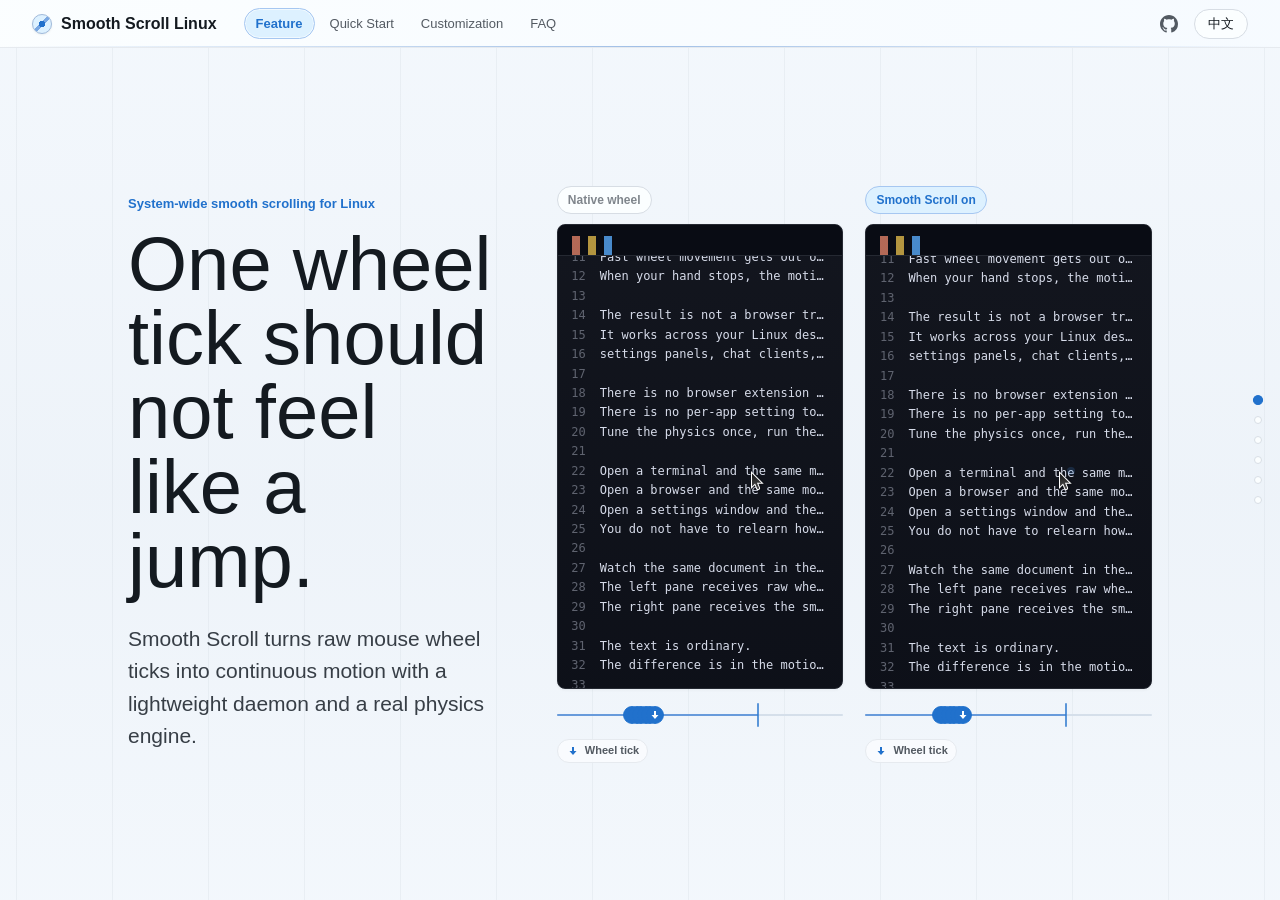
<file: web/index.html>
<!DOCTYPE html>
<html lang="en">
<head>
  <meta charset="UTF-8">
  <meta name="viewport" content="width=device-width, initial-scale=1.0">
  <title>Smooth Scroll - Feature</title>
  <link rel="icon" href="favicon.svg" type="image/svg+xml">
  <link rel="stylesheet" href="css/style.css">
  <link rel="stylesheet" href="css/nav.css">
  <link rel="stylesheet" href="css/feature.css">
</head>
<body>
  <div id="nav"></div>
  <div class="page-content feature-page" id="feature-page">
    <nav class="section-indicator" id="section-indicator" aria-label="Section navigation">
      <a class="section-pip active" href="#section-smooth" aria-label="Smooth Scrolling"></a>
      <a class="section-pip" href="#section-adaptive" aria-label="Speed Adaptive"></a>
      <a class="section-pip" href="#section-freespin" aria-label="Free Spin"></a>
      <a class="section-pip" href="#section-dragview" aria-label="Drag View"></a>
      <a class="section-pip" href="#section-autoscroll" aria-label="Auto Scroll"></a>
      <a class="section-pip" href="#section-closing" aria-label="More"></a>
    </nav>

    <section class="feature-section hero-section" id="section-smooth">
      <div class="section-inner hero-inner">
        <div class="hero-copy">
          <p class="hero-note" data-i18n="feature.hero.note"></p>
          <h1 class="hero-title" data-i18n="feature.hero.title"></h1>
          <p class="hero-subtitle" data-i18n="feature.hero.subtitle"></p>
        </div>
        <div class="demo-pair">
          <div class="demo-wrapper">
            <div class="demo-label" data-i18n="feature.smooth.off"></div>
            <div class="demo-box" id="demo-smooth-off"></div>
            <div class="demo-timeline" id="timeline-smooth-off"></div>
          </div>
          <div class="demo-wrapper">
            <div class="demo-label demo-label-on" data-i18n="feature.smooth.on"></div>
            <div class="demo-box" id="demo-smooth-on"></div>
            <div class="demo-timeline" id="timeline-smooth-on"></div>
          </div>
        </div>
      </div>
    </section>

    <section class="feature-section" id="section-adaptive">
      <div class="section-inner">
        <div class="split-layout">
          <div class="split-demo">
            <div class="demo-wrapper">
              <div class="demo-label demo-label-on" id="adaptive-demo-label" data-i18n="feature.adaptive.slow"></div>
              <div class="demo-box" id="demo-adaptive"></div>
              <div class="demo-timeline" id="timeline-adaptive"></div>
            </div>
          </div>
          <div class="split-text">
            <p class="section-kicker" data-i18n="feature.adaptive.kicker"></p>
            <h2 class="section-title" data-i18n="feature.adaptive.title"></h2>
            <p class="section-desc" data-i18n="feature.adaptive.desc"></p>
            <div class="adaptive-data-panel">
              <div class="adaptive-data-row" id="adaptive-row-slow">
                <span class="data-name" data-i18n="feature.adaptive.slow"></span>
                <div class="data-stats">
                  <div class="data-stat"><span class="data-label" data-i18n="feature.adaptive.distance"></span><span class="data-dist" id="adaptive-dist-slow">&mdash;</span></div>
                  <div class="data-stat"><span class="data-label" data-i18n="feature.adaptive.events"></span><span class="data-events" id="adaptive-events-slow">&mdash;</span></div>
                  <div class="data-stat"><span class="data-label" data-i18n="feature.adaptive.avg"></span><span class="data-avg" id="adaptive-avg-slow">&mdash;</span></div>
                </div>
              </div>
              <div class="adaptive-data-row" id="adaptive-row-fast">
                <span class="data-name" data-i18n="feature.adaptive.fast"></span>
                <div class="data-stats">
                  <div class="data-stat"><span class="data-label" data-i18n="feature.adaptive.distance"></span><span class="data-dist" id="adaptive-dist-fast">&mdash;</span></div>
                  <div class="data-stat"><span class="data-label" data-i18n="feature.adaptive.events"></span><span class="data-events" id="adaptive-events-fast">&mdash;</span></div>
                  <div class="data-stat"><span class="data-label" data-i18n="feature.adaptive.avg"></span><span class="data-avg" id="adaptive-avg-fast">&mdash;</span></div>
                </div>
              </div>
              <div class="adaptive-data-row" id="adaptive-row-burst">
                <span class="data-name" data-i18n="feature.adaptive.burst"></span>
                <div class="data-stats">
                  <div class="data-stat"><span class="data-label" data-i18n="feature.adaptive.distance"></span><span class="data-dist" id="adaptive-dist-burst">&mdash;</span></div>
                  <div class="data-stat"><span class="data-label" data-i18n="feature.adaptive.events"></span><span class="data-events" id="adaptive-events-burst">&mdash;</span></div>
                  <div class="data-stat"><span class="data-label" data-i18n="feature.adaptive.avg"></span><span class="data-avg" id="adaptive-avg-burst">&mdash;</span></div>
                </div>
              </div>
            </div>
          </div>
        </div>
      </div>
    </section>

    <section class="feature-section" id="section-freespin">
      <div class="section-inner">
        <div class="split-layout reverse">
          <div class="split-demo">
            <div class="demo-wrapper">
              <div class="demo-label demo-label-on" data-i18n="feature.freespin.with"></div>
              <div class="demo-box" id="demo-freespin-on"></div>
              <div class="demo-timeline" id="timeline-freespin-on"></div>
            </div>
          </div>
          <div class="split-text">
            <p class="section-kicker" data-i18n="feature.freespin.kicker"></p>
            <h2 class="section-title" data-i18n="feature.freespin.title"></h2>
            <p class="section-desc" data-i18n="feature.freespin.desc"></p>
          </div>
        </div>
      </div>
    </section>

    <section class="feature-section" id="section-dragview">
      <div class="section-inner">
        <div class="split-layout">
          <div class="split-demo">
            <div class="demo-wrapper">
              <div class="demo-box" id="demo-dragview"></div>
              <div class="demo-timeline" id="timeline-dragview"></div>
            </div>
          </div>
          <div class="split-text">
            <p class="section-kicker" data-i18n="feature.dragview.kicker"></p>
            <h2 class="section-title" data-i18n="feature.dragview.title"></h2>
            <p class="section-desc" data-i18n="feature.dragview.desc"></p>
          </div>
        </div>
      </div>
    </section>

    <section class="feature-section" id="section-autoscroll">
      <div class="section-inner">
        <div class="split-layout reverse">
          <div class="split-demo">
            <div class="demo-wrapper">
              <div class="demo-label demo-label-on" data-i18n="feature.autoscroll.demo"></div>
              <div class="demo-box" id="demo-autoscroll">
                <div class="auto-scroll-pointer-track" aria-hidden="true">
                  <!-- GNOME config.example.json size=24; geometry from _drawAutoScroll. -->
                  <svg class="auto-scroll-origin" viewBox="0 0 24 24">
                    <circle cx="12" cy="12" r="9.5" fill="none" stroke="currentColor" stroke-width="1" />
                    <path d="M12 5.5 10 9.5 14 9.5Z M12 18.5 10 14.5 14 14.5Z M5.5 12 9.5 10 9.5 14Z M18.5 12 14.5 10 14.5 14Z" fill="currentColor" />
                  </svg>
                  <span class="auto-scroll-pointer" id="auto-scroll-pointer"></span>
                </div>
              </div>
              <div class="demo-timeline" id="timeline-autoscroll"></div>
            </div>
          </div>
          <div class="split-text">
            <p class="section-kicker" data-i18n="feature.autoscroll.kicker"></p>
            <h2 class="section-title" data-i18n="feature.autoscroll.title"></h2>
            <p class="section-desc" data-i18n="feature.autoscroll.desc"></p>
          </div>
        </div>
      </div>
    </section>

    <section class="feature-section" id="section-closing">
      <div class="section-inner closing-inner">
        <p class="section-kicker" data-i18n="feature.more.kicker"></p>
        <h2 class="section-title" data-i18n="feature.more.title"></h2>
        <p class="section-desc" data-i18n="feature.more.desc"></p>
        <div class="feature-cards">
          <div class="feature-card">
            <span class="feature-card-mark">24</span>
            <h3 data-i18n="feature.more.config.title"></h3>
            <p data-i18n="feature.more.config.desc"></p>
          </div>
          <div class="feature-card">
            <span class="feature-card-mark">Wayland</span>
            <h3 data-i18n="feature.more.compat.title"></h3>
            <p data-i18n="feature.more.compat.desc"></p>
          </div>
          <div class="feature-card">
            <span class="feature-card-mark">C++</span>
            <h3 data-i18n="feature.more.light.title"></h3>
            <p data-i18n="feature.more.light.desc"></p>
          </div>
          <div class="feature-card">
            <span class="feature-card-mark">IPC</span>
            <h3 data-i18n="feature.more.ipc.title"></h3>
            <p data-i18n="feature.more.ipc.desc"></p>
          </div>
        </div>
      </div>
    </section>

  </div>

  <script src="js/i18n.js"></script>
  <script src="js/param-schema.js"></script>
  <script src="js/scenarios.js"></script>
  <script src="js/physics-engine.js"></script>
  <script src="js/nav.js"></script>
  <script src="js/feature.js"></script>
  <script>
    document.addEventListener('DOMContentLoaded', () => {
      FeaturePage.init();
    });
  </script>
</body>
</html>
</file>
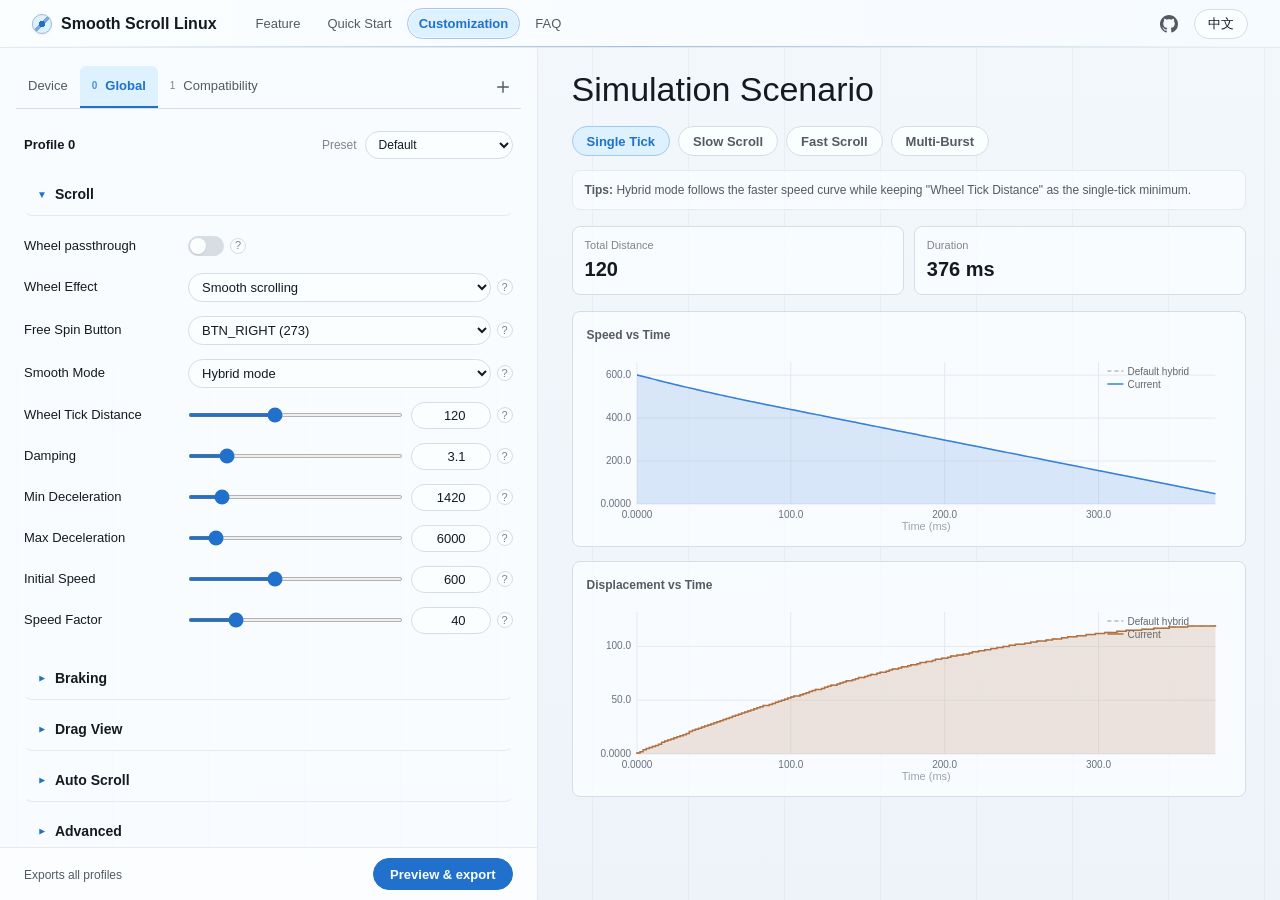
<file: web/config.html>
<!DOCTYPE html>
<html lang="en">
<head>
  <meta charset="UTF-8">
  <meta name="viewport" content="width=device-width, initial-scale=1.0">
  <title>Smooth Scroll - Customization</title>
  <link rel="icon" href="favicon.svg" type="image/svg+xml">
  <link rel="stylesheet" href="css/style.css">
  <link rel="stylesheet" href="css/nav.css">
  <link rel="stylesheet" href="css/presets.css">
</head>
<body>
  <div id="nav"></div>

  <main class="main config-page">
    <div class="editor-panel" id="editor">
      <div class="editor-scroll">
      <section id="profile-picker" aria-label="Profiles"></section>
      <div class="editor-params" id="device-settings" role="tabpanel" aria-labelledby="profile-tab-device" hidden></div>
      <fieldset class="editor-params" id="editor-params">
        <p>Loading...</p>
      </fieldset>
      </div>
      <section id="export-error" role="alert" aria-labelledby="export-error-title" hidden>
        <h3 id="export-error-title"></h3>
        <p id="export-error-details"></p>
      </section>
      <div class="editor-footer">
        <div class="editor-footer-status">
          <span id="config-status" role="status"></span>
          <button class="btn" id="btn-reset" hidden>Reset</button>
        </div>
        <div class="editor-footer-actions">
          <button class="btn btn-primary" id="btn-preview" aria-describedby="export-error" aria-haspopup="dialog" aria-controls="toml-dialog">Preview &amp; export</button>
        </div>
      </div>
    </div>

    <div class="viz-panel" id="viz-panel">
      <h2 data-i18n="scenario.title">Simulation Scenario</h2>
      <p id="simulation-error" role="status" hidden></p>
      <div class="scenario-bar">
        <button class="scenario-btn active" data-scenario="single">Single Tick</button>
        <button class="scenario-btn" data-scenario="slow">Slow Scroll</button>
        <button class="scenario-btn" data-scenario="fast">Fast Scroll</button>
        <button class="scenario-btn" data-scenario="multi-burst">Multi-Burst</button>
      </div>
      <div class="scenario-tips" id="scenario-tips"></div>

      <div class="summary" id="summary">
        <div class="summary-item">
          <span class="summary-label" data-i18n="summary.distance">Total Distance</span>
          <span class="summary-value" id="summary-distance">--</span>
          <div class="summary-hint" id="summary-distance-hint"></div>
        </div>
        <div class="summary-item">
          <span class="summary-label" data-i18n="summary.duration">Duration</span>
          <span class="summary-value" id="summary-duration">--</span>
        </div>
      </div>
      <div class="summary-hint" id="summary-truncated"></div>

      <div class="chart-container">
        <div class="chart-label" data-i18n="chart.speed">Speed vs Time</div>
        <canvas id="chart-speed"></canvas>
      </div>
      <div class="chart-container">
        <div class="chart-label" data-i18n="chart.displacement">Displacement vs Time</div>
        <canvas id="chart-displacement"></canvas>
      </div>
    </div>
  </main>

  <dialog id="toml-dialog" aria-labelledby="toml-preview-label">
    <div class="toml-dialog-header">
      <div class="toml-dialog-title">
        <h2 id="toml-preview-label">TOML Preview</h2>
        <span id="toml-config-version"></span>
      </div>
      <button class="btn" id="btn-close-preview" autofocus>Close</button>
    </div>
    <div class="editor-actions">
      <button class="btn btn-primary" id="btn-download">Download config</button>
    </div>
    <textarea id="toml-preview" aria-labelledby="toml-preview-label" readonly spellcheck="false"></textarea>
    <div class="next-steps" id="next-steps">
      <div class="next-steps-title" id="next-steps-title"></div>
      <ol class="next-steps-list" id="next-steps-list"></ol>
    </div>
  </dialog>

  <script src="js/param-schema.js"></script>
  <script src="js/scenarios.js"></script>
  <script src="js/i18n.js"></script>
  <script src="js/nav.js"></script>
  <script src="js/instant-scroll.js"></script>
  <script src="js/config-editor.js"></script>
  <script src="js/config-writer.js"></script>
  <script src="js/physics-engine.js"></script>
  <script src="js/chart-renderer.js"></script>
  <script src="js/visualization.js"></script>
  <script src="js/profile-presets.js"></script>
  <script src="js/config-presets.js"></script>
  <script src="js/preset-ui.js"></script>
  <script src="js/profiles.js"></script>
  <script src="js/profile-ui.js"></script>
  <script src="js/app.js"></script>
</body>
</html>
</file>
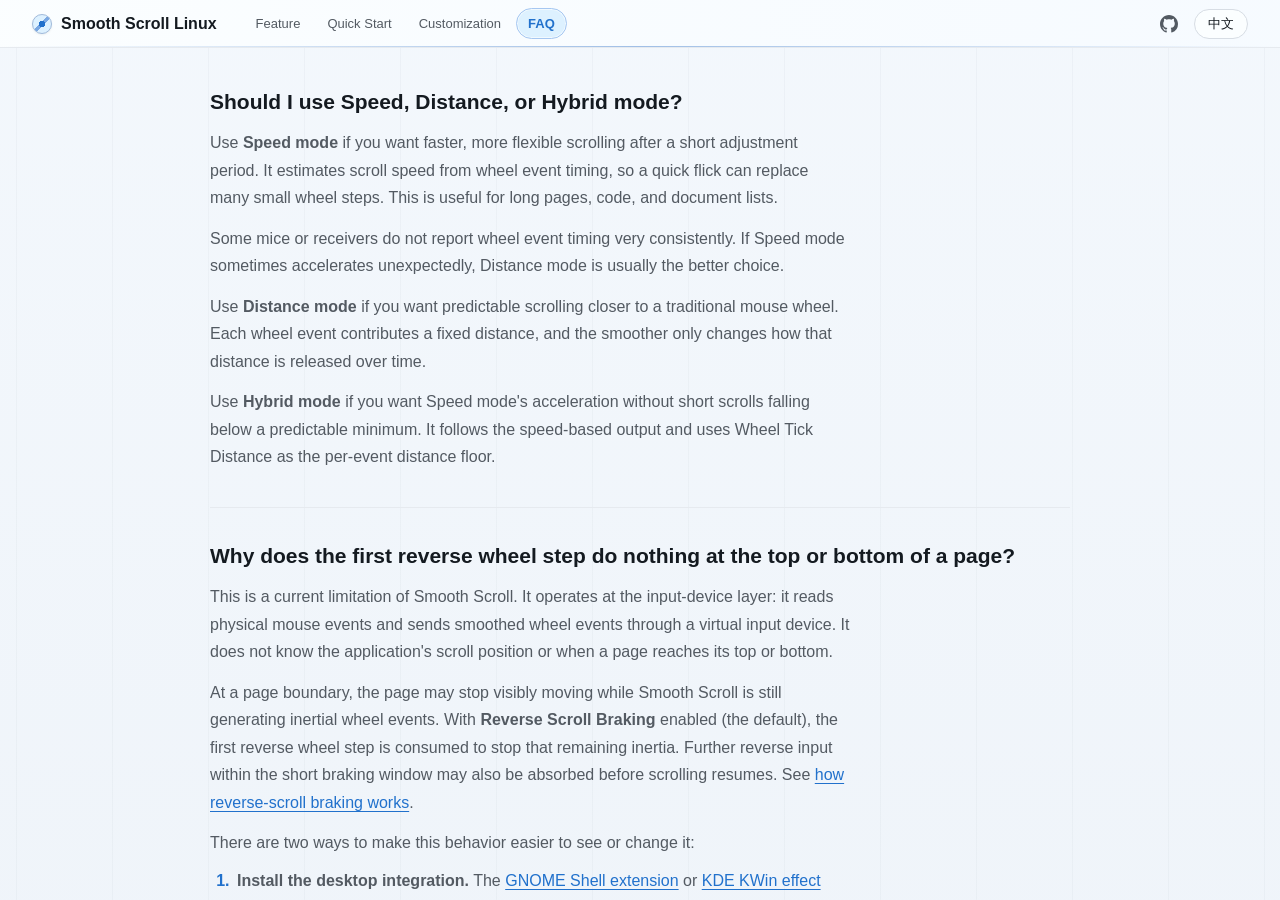
<file: web/faq.html>
<!DOCTYPE html>
<html lang="en">
<head>
  <meta charset="UTF-8">
  <meta name="viewport" content="width=device-width, initial-scale=1.0">
  <title>Smooth Scroll - FAQ</title>
  <link rel="icon" href="favicon.svg" type="image/svg+xml">
  <link rel="stylesheet" href="css/style.css">
  <link rel="stylesheet" href="css/nav.css">
  <link rel="stylesheet" href="css/content.css">
</head>
<body>
  <div id="nav"></div>
  <main class="page-content doc-page">
    <div class="doc-shell">
      <section class="faq-list">
        <article class="qa-item">
          <h2 class="qa-question lang-block lang-en">Should I use Speed, Distance, or Hybrid mode?</h2>
          <h2 class="qa-question lang-block lang-zh">应该选择速度、距离还是混合模式？</h2>
          <div class="qa-answer">
            <p class="lang-block lang-en">Use <strong>Speed mode</strong> if you want faster, more flexible scrolling after a short adjustment period. It estimates scroll speed from wheel event timing, so a quick flick can replace many small wheel steps. This is useful for long pages, code, and document lists.</p>
            <p class="lang-block lang-zh">如果你愿意适应一种更灵活、更省力的滚动方式，建议使用<strong>速度模式</strong>。它会根据滚轮事件的时间间隔估算速度，快速拨动滚轮时会明显加速，一次快速滚动可以替代过去很多次连续滚动。它适合长页面、代码和文档列表。</p>
            <p class="lang-block lang-en">Some mice or receivers do not report wheel event timing very consistently. If Speed mode sometimes accelerates unexpectedly, Distance mode is usually the better choice.</p>
            <p class="lang-block lang-zh">部分鼠标或接收器的滚轮事件时间不够稳定，速度模式可能会误判为快速滚动，出现突然加速。如果遇到这种情况，通常更适合改用距离模式。</p>
            <p class="lang-block lang-en">Use <strong>Distance mode</strong> if you want predictable scrolling closer to a traditional mouse wheel. Each wheel event contributes a fixed distance, and the smoother only changes how that distance is released over time.</p>
            <p class="lang-block lang-zh">如果你希望滚动距离稳定、可预测，更接近传统鼠标滚轮，建议使用<strong>距离模式</strong>。每次滚轮事件都会贡献固定距离，平滑器只改变这段距离释放出来的节奏。</p>
            <p class="lang-block lang-en">Use <strong>Hybrid mode</strong> if you want Speed mode's acceleration without short scrolls falling below a predictable minimum. It follows the speed-based output and uses Wheel Tick Distance as the per-event distance floor.</p>
            <p class="lang-block lang-zh">如果你希望保留速度模式的加速效果，同时避免短滚动距离过小，建议使用<strong>混合模式</strong>。它跟随速度模式的输出，并以“单次滚轮距离”作为每次事件的距离下限。</p>
          </div>
        </article>

        <article id="scroll-boundary-reversal" class="qa-item">
          <h2 class="qa-question lang-block lang-en">Why does the first reverse wheel step do nothing at the top or bottom of a page?</h2>
          <h2 class="qa-question lang-block lang-zh">为什么页面到顶或到底后，反向滚动的第一格没有反应？</h2>
          <div class="qa-answer">
            <p class="lang-block lang-en">This is a current limitation of Smooth Scroll. It operates at the input-device layer: it reads physical mouse events and sends smoothed wheel events through a virtual input device. It does not know the application's scroll position or when a page reaches its top or bottom.</p>
            <p class="lang-block lang-zh">这是 Smooth Scroll 当前的一个局限性。它工作在输入设备层：读取物理鼠标事件，再通过虚拟输入设备发送平滑后的滚轮事件。它不知道应用中的滚动位置，也无法知道页面何时到顶或到底。</p>
            <p class="lang-block lang-en">At a page boundary, the page may stop visibly moving while Smooth Scroll is still generating inertial wheel events. With <strong>Reverse Scroll Braking</strong> enabled (the default), the first reverse wheel step is consumed to stop that remaining inertia. Further reverse input within the short braking window may also be absorbed before scrolling resumes. See <a href="#reverse-scroll-braking">how reverse-scroll braking works</a>.</p>
            <p class="lang-block lang-zh">页面到达边界后，虽然画面已经不动，Smooth Scroll 仍可能在输出惯性滚轮事件。如果开启了<strong>反向滚动制动</strong>（默认开启），第一格反向输入会被消费，用来停止剩余惯性；在短暂的制动窗口内，后续反向输入也可能被吸收，随后才恢复滚动。详见<a href="#reverse-scroll-braking">反向滚动制动的工作方式</a>。</p>
            <p class="lang-block lang-en">There are two ways to make this behavior easier to see or change it:</p>
            <p class="lang-block lang-zh">目前可以通过以下两种方式观察或调整这个行为：</p>
            <ol class="faq-steps lang-block lang-en">
              <li><strong>Install the desktop integration.</strong> The <a href="https://github.com/Wayne6530/smooth-scroll-linux/tree/main/extensions/gnome" target="_blank" rel="noopener noreferrer">GNOME Shell extension</a> or <a href="https://github.com/Wayne6530/smooth-scroll-linux/tree/main/extensions/kde" target="_blank" rel="noopener noreferrer">KDE KWin effect</a> shows an indicator while inertial scrolling is active. This makes it easier to see the remaining inertia and when reverse input stops it.</li>
              <li><strong>Disable Reverse Scroll Braking.</strong> Turn it off in the <a href="config.html">Web Configurator</a>, or set <code>use_reverse_scroll_braking = false</code>, then restart the daemon. Reverse input will start scrolling in the new direction immediately instead of being consumed solely for braking.</li>
            </ol>
            <ol class="faq-steps lang-block lang-zh">
              <li><strong>安装桌面集成。</strong><a href="https://github.com/Wayne6530/smooth-scroll-linux/tree/main/extensions/gnome" target="_blank" rel="noopener noreferrer">GNOME Shell 扩展</a>或 <a href="https://github.com/Wayne6530/smooth-scroll-linux/tree/main/extensions/kde" target="_blank" rel="noopener noreferrer">KDE KWin effect</a> 会在惯性滚动期间显示指示器，让你直观看到剩余惯性，以及反向输入何时将它停止。</li>
              <li><strong>关闭反向滚动制动。</strong>在<a href="config.html">网页配置工具</a>中关闭该选项，或设置 <code>use_reverse_scroll_braking = false</code>，然后重启守护进程。反向输入会立即开始新方向的滚动，不再仅用于刹车。</li>
            </ol>
          </div>
        </article>

        <article id="scroll-start-dead-zone" class="qa-item">
          <h2 class="qa-question lang-block lang-en">Why is there a dead zone at the start of scrolling?</h2>
          <h2 class="qa-question lang-block lang-zh">为什么开始滚动时有死区？</h2>
          <div class="qa-answer">
            <p class="lang-block lang-en">If this happens specifically when reversing at the top or bottom of a page, first see the <a href="#scroll-boundary-reversal">page-boundary explanation above</a>.</p>
            <p class="lang-block lang-zh">如果这个现象只在页面到顶或到底后反向滚动时出现，请先查看上方的<a href="#scroll-boundary-reversal">页面边界说明</a>。</p>
            <p class="lang-block lang-en">This is a known <code>libinput</code> issue: <a href="https://gitlab.freedesktop.org/libinput/libinput/-/issues/1129">Disable hi-res wheel event initial accumulation for uinput (#1129)</a>. It has been fixed upstream, but the fix may not have reached your distribution yet.</p>
            <p class="lang-block lang-zh">这是 <code>libinput</code> 的一个已知问题：<a href="https://gitlab.freedesktop.org/libinput/libinput/-/issues/1129">Disable hi-res wheel event initial accumulation for uinput (#1129)</a>。上游已经修复，但你的发行版未必已经包含这个修复。</p>
            <p class="lang-block lang-en">If your system still has this behavior, installing a newer <code>libinput</code> can help:</p>
            <p class="lang-block lang-zh">如果你的系统仍然有这个现象，可以尝试安装更新版本的 <code>libinput</code>：</p>
            <pre><code>sudo apt install meson ninja-build libmtdev-dev libevdev-dev libudev-dev libwacom-dev
git clone https://gitlab.freedesktop.org/libinput/libinput.git
cd libinput
meson setup builddir --prefix=/usr -Ddocumentation=false -Dtests=false -Ddebug-gui=false
ninja -C builddir
sudo ninja -C builddir install</code></pre>
            <p class="lang-block lang-en">Restart your desktop session after installation.</p>
            <p class="lang-block lang-zh">安装后请重启桌面会话。</p>
            <p class="lang-block lang-en">If scrolling works in most applications and only one application has trouble, see the <a href="#application-wheel-compatibility">application compatibility steps below</a> instead.</p>
            <p class="lang-block lang-zh">如果大多数应用都能正常滚动，只有某个应用出现问题，请改为参考下方的<a href="#application-wheel-compatibility">应用兼容性排查步骤</a>。</p>
          </div>
        </article>

        <article id="application-wheel-compatibility" class="qa-item">
          <h2 class="qa-question lang-block lang-en">Why do some applications have scrolling problems with Smooth Scroll?</h2>
          <h2 class="qa-question lang-block lang-zh">为什么某些应用在使用 Smooth Scroll 时会出现滚动问题？</h2>
          <div class="qa-answer">
            <p class="lang-block lang-en">Smooth Scroll's continuous motion requires applications to support high-resolution wheel input. If scrolling works in most applications but one application does not scroll, moves in jumps, or ignores the first wheel step, that application may be using an older whole-step input path.</p>
            <p class="lang-block lang-zh">Smooth Scroll 的平滑滚动需要应用支持高精度滚轮输入。如果大多数应用滚动正常，只有某个应用不响应、出现跳动，或忽略第一次滚轮操作，该应用可能正在使用只按整格滚动的旧式输入方式。</p>
            <p class="lang-block lang-en">Use this troubleshooting order:</p>
            <p class="lang-block lang-zh">请按以下顺序排查：</p>
            <ol class="faq-steps lang-block lang-en">
              <li>If you added <code>GDK_CORE_DEVICE_EVENTS=1</code> to the application's launch command, shortcut, or environment settings, remove it, fully quit the application (including background processes), and reopen it. If you have not set this option, continue to the next step.</li>
              <li>On GNOME or KDE, install the corresponding optional desktop extension, then enable <strong>Compatibility Passthrough</strong> for this application. After any active Free Spin, Drag View, or Auto Scroll interaction finishes, Smooth Scroll restores the device's original wheel events and stops intercepting those feature buttons in that application; other applications are unaffected. Follow the <a href="https://github.com/Wayne6530/smooth-scroll-linux/tree/main/extensions/gnome#window-rules" target="_blank" rel="noopener noreferrer">GNOME window rules</a> or <a href="https://github.com/Wayne6530/smooth-scroll-linux/tree/main/extensions/kde#compatibility-passthrough-rules" target="_blank" rel="noopener noreferrer">KDE Compatibility-Passthrough rules</a> guide.</li>
            </ol>
            <ol class="faq-steps lang-block lang-zh">
              <li>如果你曾在应用启动命令、快捷方式或环境设置中加入 <code>GDK_CORE_DEVICE_EVENTS=1</code>，请先移除它，完全退出应用（包括后台进程）后重新打开。如果没有设置过这一项，可以继续下一步。</li>
              <li>在 GNOME 或 KDE 上，请先安装对应的可选桌面扩展，再为该应用启用<strong>兼容性透传</strong>。当前 Free Spin、Drag View 或 Auto Scroll 操作结束后，Smooth Scroll 会恢复设备的原始滚轮事件，并不再拦截这些功能键；其他应用不受影响。请查看 <a href="https://github.com/Wayne6530/smooth-scroll-linux/tree/main/extensions/gnome#window-rules" target="_blank" rel="noopener noreferrer">GNOME 窗口规则</a>或 <a href="https://github.com/Wayne6530/smooth-scroll-linux/tree/main/extensions/kde#compatibility-passthrough-rules" target="_blank" rel="noopener noreferrer">KDE 兼容性透传规则</a>说明。</li>
            </ol>
            <p class="lang-block lang-en">Per-application compatibility-passthrough integration is currently available only for GNOME and KDE. On other desktops, you will need to wait for a corresponding desktop extension. If you are interested in adding support, contributions to the project's <a href="https://github.com/Wayne6530/smooth-scroll-linux/tree/main/extensions" target="_blank" rel="noopener noreferrer">desktop extensions</a> are welcome.</p>
            <p class="lang-block lang-zh">目前只有 GNOME 和 KDE 提供按应用兼容性透传集成。使用其他桌面环境时，需要等待对应的桌面扩展；如果你有兴趣提供支持，欢迎为项目的<a href="https://github.com/Wayne6530/smooth-scroll-linux/tree/main/extensions" target="_blank" rel="noopener noreferrer">桌面扩展</a>贡献代码。</p>
            <p class="lang-block lang-en">If the problem persists, or you are unsure which path applies, please <a href="https://github.com/Wayne6530/smooth-scroll-linux/issues/new" target="_blank" rel="noopener noreferrer">report it</a> with the application and version, Linux distribution, desktop environment, and whether other applications are affected. Include relevant <code>libinput debug-events</code> output if available.</p>
            <p class="lang-block lang-zh">如果问题仍然存在，或者你不确定该采用哪种处理方式，请<a href="https://github.com/Wayne6530/smooth-scroll-linux/issues/new" target="_blank" rel="noopener noreferrer">提交问题</a>，说明应用及版本、Linux 发行版、桌面环境，以及其他应用是否也有同样问题。如能提供相关的 <code>libinput debug-events</code> 输出，也请一并附上。</p>
          </div>
        </article>

        <article id="reverse-scroll-braking" class="qa-item">
          <h2 class="qa-question lang-block lang-en">Why can opposite wheel input brake the current scroll instead of reversing it immediately?</h2>
          <h2 class="qa-question lang-block lang-zh">为什么反向拨动滚轮时会先制动当前滚动，而不是立即反转？</h2>
          <div class="qa-answer">
            <p class="lang-block lang-en"><strong>Reverse Scroll Braking</strong> is enabled by default. If you turn the wheel in the opposite direction while inertial scrolling is still active, Smooth Scroll interprets the initial input as a request to stop the current glide instead of immediately starting a new motion in the other direction. This makes a short opposite gesture act like a brake and helps suppress accidental direction jitter.</p>
            <p class="lang-block lang-zh"><strong>反向滚动制动</strong>默认开启。如果在惯性滚动尚未结束时反向拨动滚轮，Smooth Scroll 会先把初始输入理解为“停止当前滑行”，而不是立即发起相反方向的新运动。这样，一次短促的反向操作可以作为刹车，也能减少方向切换时的意外抖动。</p>
            <p class="lang-block lang-en">This can also happen after a page stops moving at its top or bottom, because the daemon may still be generating inertia. See <a href="#scroll-boundary-reversal">why the first reverse step can appear unresponsive at a page boundary</a>.</p>
            <p class="lang-block lang-zh">页面到顶或到底、画面已经停止移动后，也可能出现这个行为，因为守护进程仍可能在输出惯性。详见<a href="#scroll-boundary-reversal">为什么页面边界处的第一格反向滚动看起来没有反应</a>。</p>
            <p class="lang-block lang-en">If you promptly keep turning the wheel in the new direction, Smooth Scroll recognizes a deliberate reversal and begins scrolling the other way. The braking time, count, and intent settings distinguish a brief brake from one continued reverse gesture. Once recognized as that continued gesture, the absorbed input contributes to the following motion instead of simply being lost. In short: a short opposite gesture means <em>stop</em>; a continued opposite gesture means <em>reverse</em>.</p>
            <p class="lang-block lang-zh">如果紧接着继续向新方向拨动滚轮，Smooth Scroll 会识别出明确的反向意图并开始反向滚动。制动时间、次数和意图设置用于区分短促刹车与一次连续的反向手势；识别为连续手势后，制动期间吸收的输入会参与后续运动，而不是被简单丢弃。简而言之：短促反向表示<strong>停止</strong>，持续反向表示<strong>反转</strong>。</p>
            <p class="lang-block lang-en">If you prefer every opposite wheel step to reverse immediately, disable <strong>Reverse Scroll Braking</strong> in the <a href="config.html">Web Configurator</a>, or set:</p>
            <p class="lang-block lang-zh">如果你希望每次反向拨动都立即开始反向滚动，请在<a href="config.html">网页配置工具</a>中关闭<strong>反向滚动制动</strong>，或设置：</p>
            <pre><code>use_reverse_scroll_braking = false</code></pre>
            <p class="lang-block lang-en">Restart the daemon after changing the configuration.</p>
            <p class="lang-block lang-zh">修改配置后请重启守护进程。</p>
          </div>
        </article>

        <article class="qa-item">
          <h2 class="qa-question lang-block lang-en">What should I do if another input device interferes with Smooth Scroll?</h2>
          <h2 class="qa-question lang-block lang-zh">其他输入设备干扰 Smooth Scroll 时怎么办？</h2>
          <div class="qa-answer">
            <p class="lang-block lang-en">Some USB receivers, controllers, tablets, and other devices present mouse- or keyboard-compatible interfaces. If connecting one makes Smooth Scroll pause, wait for mouse movement, select the wrong mouse, or react repeatedly to an unstable device, add that model to <strong>Ignored Device Models</strong> in the <a href="config.html">Web Configurator</a>.</p>
            <p class="lang-block lang-zh">某些 USB 接收器、游戏控制器、数位板或其他设备会提供兼容鼠标或键盘的接口。如果接入这类设备后 Smooth Scroll 暂停工作、等待鼠标移动、选错鼠标，或因设备不稳定而反复受到干扰，请在<a href="config.html">网页配置工具</a>的<strong>忽略的设备型号</strong>中添加该设备。</p>
            <p class="lang-block lang-en">Smooth Scroll will then leave every device with the same vendor and product ID alone. Keep the list empty unless a device actually causes a problem.</p>
            <p class="lang-block lang-zh">添加后，Smooth Scroll 将忽略具有相同厂商和产品 ID 的所有设备。如果没有遇到这类问题，保持列表为空即可。</p>
          </div>
        </article>
      </section>
    </div>
  </main>

  <script src="js/i18n.js"></script>
  <script src="js/nav.js"></script>
  <script src="js/content-page.js"></script>
  <script>
    document.addEventListener('DOMContentLoaded', () => {
      ContentPage.init();
    });
  </script>
</body>
</html>
</file>
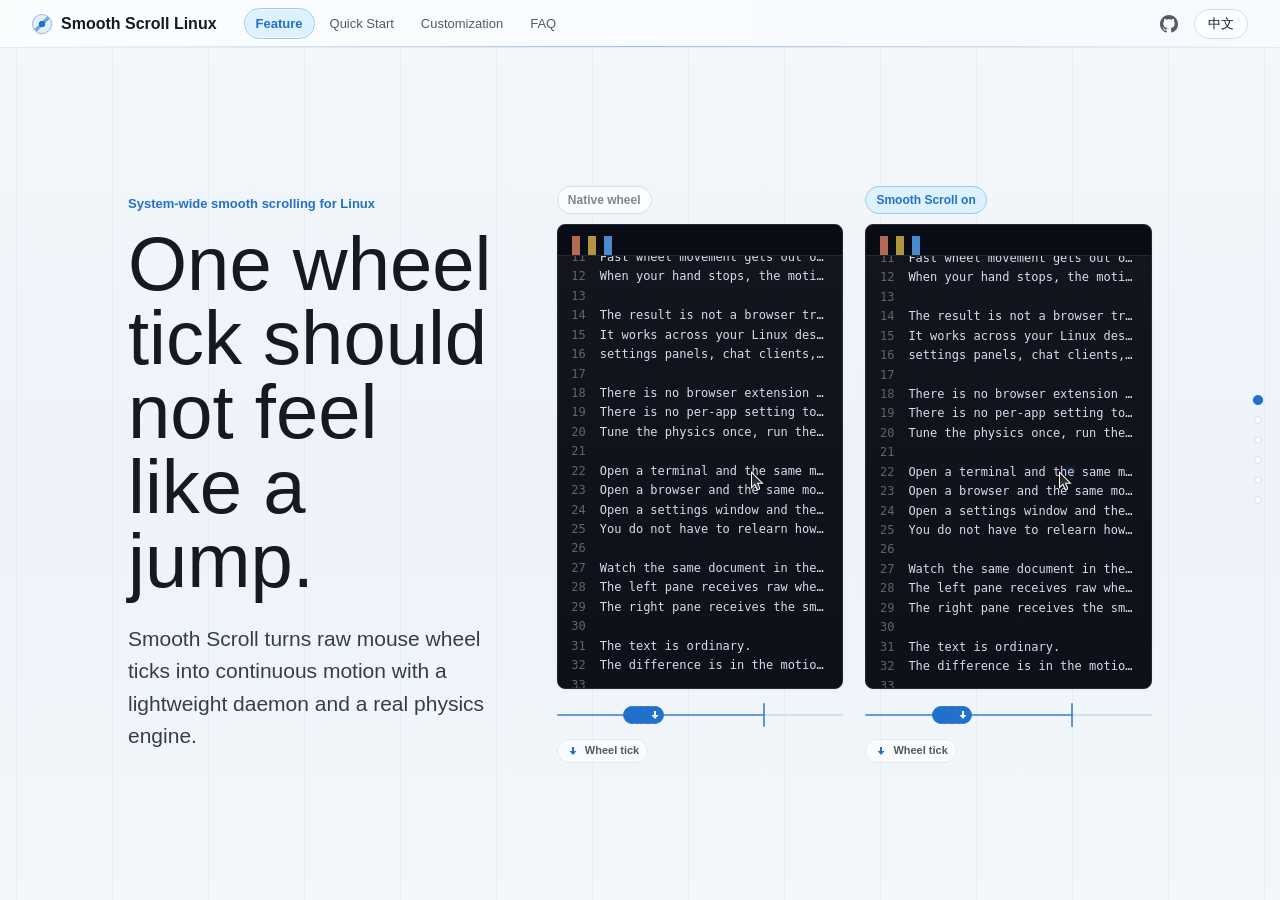
<file: web/feature.html>
<!DOCTYPE html>
<html lang="en">
<head>
  <meta charset="UTF-8">
  <meta name="viewport" content="width=device-width, initial-scale=1.0">
  <meta http-equiv="refresh" content="0; url=index.html">
  <link rel="canonical" href="index.html">
  <link rel="icon" href="favicon.svg" type="image/svg+xml">
  <title>Smooth Scroll - Feature</title>
</head>
<body>
  <p><a href="index.html">Open Smooth Scroll feature page</a></p>
  <script>
    location.replace('index.html' + location.search + location.hash);
  </script>
</body>
</html>
</file>
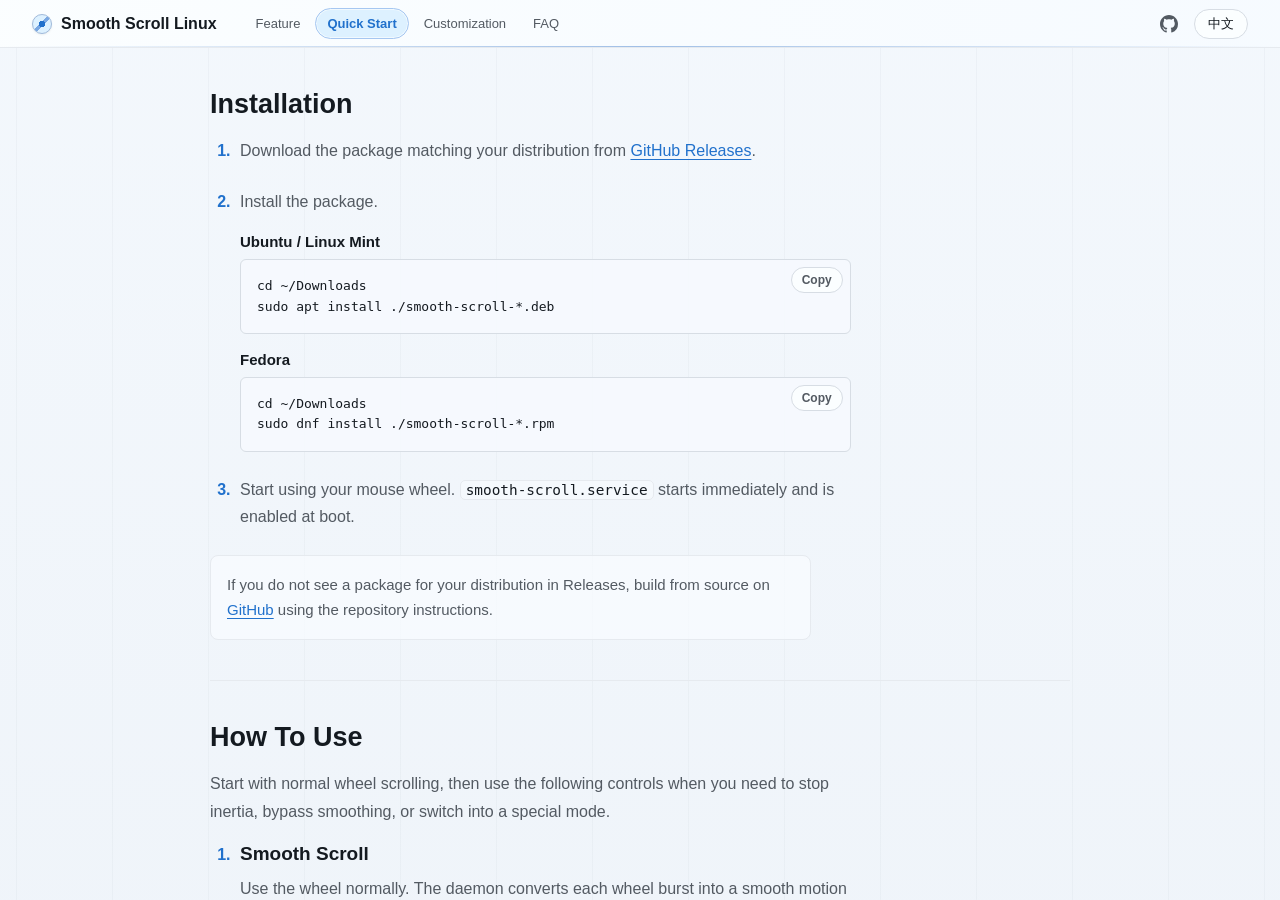
<file: web/quickstart.html>
<!DOCTYPE html>
<html lang="en">
<head>
  <meta charset="UTF-8">
  <meta name="viewport" content="width=device-width, initial-scale=1.0">
  <title>Smooth Scroll - Quick Start</title>
  <link rel="icon" href="favicon.svg" type="image/svg+xml">
  <link rel="stylesheet" href="css/style.css">
  <link rel="stylesheet" href="css/nav.css">
  <link rel="stylesheet" href="css/content.css">
  <link rel="stylesheet" href="css/presets.css">
</head>
<body>
  <div id="nav"></div>
  <main class="page-content doc-page">
    <div class="doc-shell">
      <section class="doc-section">
        <h2 class="doc-heading lang-block lang-en">Installation</h2>
        <h2 class="doc-heading lang-block lang-zh">安装</h2>
        <ol class="doc-steps">
          <li>
            <span class="lang-block lang-en">Download the package matching your distribution from <a href="https://github.com/Wayne6530/smooth-scroll-linux/releases">GitHub Releases</a>.</span>
            <span class="lang-block lang-zh">从 <a href="https://github.com/Wayne6530/smooth-scroll-linux/releases">GitHub Releases</a> 下载适合你发行版的安装包。</span>
          </li>
          <li>
            <span class="lang-block lang-en">Install the package.</span>
            <span class="lang-block lang-zh">安装下载好的包。</span>
            <div class="install-commands">
              <div class="install-command">
                <h3>Ubuntu / Linux Mint</h3>
                <pre><code>cd ~/Downloads
sudo apt install ./smooth-scroll-*.deb</code></pre>
              </div>
              <div class="install-command">
                <h3>Fedora</h3>
                <pre><code>cd ~/Downloads
sudo dnf install ./smooth-scroll-*.rpm</code></pre>
              </div>
            </div>
          </li>
          <li>
            <span class="lang-block lang-en">Start using your mouse wheel. <code>smooth-scroll.service</code> starts immediately and is enabled at boot.</span>
            <span class="lang-block lang-zh">直接开始使用鼠标滚轮。<code>smooth-scroll.service</code> 会立即启动，并随系统开机自启。</span>
          </li>
        </ol>
        <p class="doc-note lang-block lang-en">If you do not see a package for your distribution in Releases, build from source on <a href="https://github.com/Wayne6530/smooth-scroll-linux">GitHub</a> using the repository instructions.</p>
        <p class="doc-note lang-block lang-zh">如果 Releases 中没有适合你发行版的安装包，请到 <a href="https://github.com/Wayne6530/smooth-scroll-linux">GitHub</a> 按仓库说明从源码编译。</p>
      </section>

      <section class="doc-section">
        <h2 class="doc-heading lang-block lang-en">How To Use</h2>
        <h2 class="doc-heading lang-block lang-zh">如何使用</h2>
        <p class="doc-copy lang-block lang-en">Start with normal wheel scrolling, then use the following controls when you need to stop inertia, bypass smoothing, or switch into a special mode.</p>
        <p class="doc-copy lang-block lang-zh">先像平常一样滚动鼠标滚轮。需要停止惯性、绕过平滑处理，或进入特殊模式时，再使用下面这些控制。</p>
        <ol class="feature-steps">
          <li>
            <h3>Smooth Scroll</h3>
            <p class="doc-copy lang-block lang-en">Use the wheel normally. The daemon converts each wheel burst into a smooth motion curve.</p>
            <p class="doc-copy lang-block lang-zh">正常使用滚轮即可。daemon 会把每段滚轮输入转换为平滑的运动曲线。</p>
            <p class="input-line"><span class="input-label lang-block lang-en">Input</span><span class="input-label lang-block lang-zh">输入</span><span class="move-token token-wheel lang-block lang-en">Wheel action</span><span class="move-token token-wheel lang-block lang-zh">滚轮动作</span></p>
          </li>
          <li>
            <h3 class="lang-block lang-en">Stop Inertia</h3>
            <h3 class="lang-block lang-zh">停止惯性</h3>
            <p class="doc-copy lang-block lang-en">Use a small interrupt when you want the current glide to stop. Default keyboard braking uses <code>L_SHIFT</code> and <code>R_SHIFT</code>, and those keys can be customized.</p>
            <p class="doc-copy lang-block lang-zh">想让当前惯性立刻停下时，使用一个轻量的中断动作。默认键盘停止使用 <code>L_SHIFT</code> 和 <code>R_SHIFT</code>，这些按键可以自定义。</p>
            <div class="move-table-wrap">
              <table class="move-table brake-table">
                <thead>
                  <tr class="lang-block lang-en"><th>Method</th><th>Action</th><th>Note</th></tr>
                  <tr class="lang-block lang-zh"><th>方式</th><th>输入顺序</th><th>备注</th></tr>
                </thead>
                <tbody>
                  <tr>
                    <td><span class="lang-block lang-en">Reverse wheel</span><span class="lang-block lang-zh">反向滚轮</span></td>
                    <td><span class="move-token token-wheel lang-block lang-en">Wheel action</span><span class="move-token token-wheel lang-block lang-zh">滚轮动作</span><span class="move-arrow">&gt;</span><span class="move-token token-reverse lang-block lang-en">Reverse wheel</span><span class="move-token token-reverse lang-block lang-zh">反向滚轮</span></td>
                    <td><span class="lang-block lang-en">Best for quick stops.</span><span class="lang-block lang-zh">适合快速停止。</span></td>
                  </tr>
                  <tr>
                    <td><span class="lang-block lang-en">Mouse button</span><span class="lang-block lang-zh">鼠标按键</span></td>
                    <td><span class="move-token token-wheel lang-block lang-en">Wheel action</span><span class="move-token token-wheel lang-block lang-zh">滚轮动作</span><span class="move-arrow">&gt;</span><span class="move-token token-left lang-block lang-en">Any button</span><span class="move-token token-left lang-block lang-zh">任意按键</span></td>
                    <td><span class="lang-block lang-en">Except Free Spin.</span><span class="lang-block lang-zh">不包括 Free Spin。</span></td>
                  </tr>
                  <tr>
                    <td><span class="lang-block lang-en">Mouse movement</span><span class="lang-block lang-zh">鼠标移动</span></td>
                    <td><span class="move-token token-wheel lang-block lang-en">Wheel action</span><span class="move-token token-wheel lang-block lang-zh">滚轮动作</span><span class="move-arrow">&gt;</span><span class="move-token token-move lang-block lang-en">Mouse move</span><span class="move-token token-move lang-block lang-zh">鼠标移动</span></td>
                    <td><span class="lang-block lang-en">Useful during pointer moves.</span><span class="lang-block lang-zh">适合移动指针时使用。</span></td>
                  </tr>
                  <tr>
                    <td><span class="lang-block lang-en">Keyboard</span><span class="lang-block lang-zh">键盘</span></td>
                    <td><span class="move-token token-wheel lang-block lang-en">Wheel action</span><span class="move-token token-wheel lang-block lang-zh">滚轮动作</span><span class="move-arrow">&gt;</span><span class="move-token token-key lang-block lang-en">Key press/release</span><span class="move-token token-key lang-block lang-zh">按键按下/释放</span></td>
                    <td><span class="lang-block lang-en">Default: Shift keys.</span><span class="lang-block lang-zh">默认：Shift 键。</span></td>
                  </tr>
                </tbody>
              </table>
            </div>
          </li>
          <li>
            <h3>Keyboard Passthrough</h3>
            <p class="doc-copy lang-block lang-en">Hold a passthrough key when the application should receive raw wheel events, for example browser zoom or editor shortcuts. Pressing or releasing it also brakes inertia, while a held pointer gesture keeps ownership. Defaults: <code>Ctrl</code> and <code>Super</code>, both customizable.</p>
            <p class="doc-copy lang-block lang-zh">当应用需要接收原始滚轮事件时，按住透传按键，例如浏览器缩放或编辑器快捷操作。按下或松开也会制动惯性，但仍按住的指针手势会保留所有权。默认按键：<code>Ctrl</code> 和 <code>Super</code>，都可以自定义。</p>
            <p class="input-line"><span class="input-label lang-block lang-en">Input</span><span class="input-label lang-block lang-zh">输入</span><span class="move-token token-key lang-block lang-en">Hold Ctrl / Super</span><span class="move-token token-key lang-block lang-zh">按住 Ctrl / Super</span><span class="move-arrow">&gt;</span><span class="move-token token-wheel lang-block lang-en">Wheel action</span><span class="move-token token-wheel lang-block lang-zh">滚轮动作</span></p>
          </li>
          <li>
            <h3>Free Spin</h3>
            <p class="doc-copy lang-block lang-en">Use Free Spin for long pages or timelines when you want a steady cruise without automatic deceleration. Default button: right mouse button, customizable.</p>
            <p class="doc-copy lang-block lang-zh">在长页面或时间线上需要持续巡航滚动时使用 Free Spin，此时不会自动减速。默认按键是鼠标右键，可以自定义。</p>
            <p class="input-line"><span class="input-label lang-block lang-en">Input</span><span class="input-label lang-block lang-zh">输入</span><span class="move-token token-wheel lang-block lang-en">Wheel action</span><span class="move-token token-wheel lang-block lang-zh">滚轮动作</span><span class="move-arrow">&gt;</span><span class="move-token token-right lang-block lang-en">Right press</span><span class="move-token token-right lang-block lang-zh">右键按下</span><span class="move-arrow">&gt;</span><span class="move-token token-wheel lang-block lang-en">Wheel action</span><span class="move-token token-wheel lang-block lang-zh">滚轮动作</span><span class="move-arrow">&gt;</span><span class="move-token token-right lang-block lang-en">Right release</span><span class="move-token token-right lang-block lang-zh">右键释放</span></p>
          </li>
          <li>
            <h3>Drag View</h3>
            <p class="doc-copy lang-block lang-en">Use Drag View when you want mouse movement to pan content, including horizontal movement. It can be available only while scrolling or at any time. A quick press is replayed as a normal click. Default button: middle mouse button, customizable.</p>
            <p class="doc-copy lang-block lang-zh">希望用鼠标移动来平移内容时使用 Drag View，也可以处理横向移动。它既可设为仅滚动时可用，也可设为始终可用；快速按下松开仍会补发为普通单击。默认按键是鼠标中键，可以自定义。</p>
            <p class="input-line"><span class="input-label lang-block lang-en">Input</span><span class="input-label lang-block lang-zh">输入</span><span class="move-token token-wheel lang-block lang-en">Wheel action</span><span class="move-token token-wheel lang-block lang-zh">滚轮动作</span><span class="move-arrow">&gt;</span><span class="move-token token-middle lang-block lang-en">Middle press</span><span class="move-token token-middle lang-block lang-zh">中键按下</span><span class="move-arrow">&gt;</span><span class="move-token token-move lang-block lang-en">Mouse move</span><span class="move-token token-move lang-block lang-zh">鼠标移动</span><span class="move-arrow">&gt;</span><span class="move-token token-middle lang-block lang-en">Middle release</span><span class="move-token token-middle lang-block lang-zh">中键释放</span></p>
          </li>
          <li>
            <h3>Auto Scroll</h3>
            <p class="doc-copy lang-block lang-en">Auto Scroll is an optional hands-free mode with vertical-only, horizontal-only, and omnidirectional axis modes. Press its configured button and move beyond the dead zone; release while moving to keep scrolling, or return to the dead zone before release to exit. Move the mouse to adjust speed and click the Auto Scroll button again to exit a latched session. It is disabled by default.</p>
            <p class="doc-copy lang-block lang-zh">Auto Scroll 是可选的免手持模式，可配置为仅垂直、仅水平或全向。按下配置的按键并移动鼠标越过死区；有速度时松开会保持滚动，松开前回到死区则退出。锁定后可继续移动鼠标调整速度，再次单击 Auto Scroll 按键即可退出。该模式默认禁用。</p>
            <p class="input-line"><span class="input-label lang-block lang-en">Input</span><span class="input-label lang-block lang-zh">输入</span><span class="move-token token-middle lang-block lang-en">Auto press</span><span class="move-token token-middle lang-block lang-zh">按下 Auto</span><span class="move-arrow">&gt;</span><span class="move-token token-move lang-block lang-en">Cross dead zone</span><span class="move-token token-move lang-block lang-zh">越过死区</span><span class="move-arrow">&gt;</span><span class="move-token token-middle lang-block lang-en">Release while moving</span><span class="move-token token-middle lang-block lang-zh">有速度时松开</span></p>
          </li>
        </ol>
      </section>

      <section class="doc-section extensions-section">
        <h2 class="doc-heading lang-block lang-en">Extensions</h2>
        <h2 class="doc-heading lang-block lang-zh">扩展</h2>
        <p class="doc-copy lang-block lang-en">Install the extension for your desktop if you want to see the current scroll state near the pointer, stop inertia when you leave a window, or configure application windows that should use compatibility passthrough.</p>
        <p class="doc-copy lang-block lang-zh">如果你想在指针旁看到当前滚动状态、离开窗口时自动停止惯性，或设置哪些应用窗口需要使用兼容性透传，请安装对应桌面环境的扩展。</p>

        <figure class="extension-figure">
          <img class="extension-indicators" src="assets/pointer-side-indicators.svg" alt="Pointer-side indicators for scrolling, Free Spin, Drag View, Auto Scroll, and compatibility passthrough">
        </figure>

        <ul class="extension-features">
          <li class="lang-block lang-en">See whether Smooth Scroll is scrolling, holding Free Spin, in Drag View or Auto Scroll, or using or waiting to enter compatibility passthrough.</li>
          <li class="lang-block lang-zh">看清当前是平滑滚动、保持 Free Spin、处于 Drag View 或 Auto Scroll，还是兼容性透传已生效或正在等待生效。</li>
          <li class="lang-block lang-en">Stop the current glide automatically when the pointer moves out of the window.</li>
          <li class="lang-block lang-zh">指针移出当前窗口时，自动停止正在进行的惯性滚动。</li>
          <li class="lang-block lang-en">Add compatibility-passthrough rules for applications that cannot handle Smooth Scroll's high-resolution wheel output.</li>
          <li class="lang-block lang-zh">为无法处理 Smooth Scroll 高精度滚轮输出的应用添加兼容性透传规则。</li>
        </ul>

        <div class="extension-actions">
          <a class="extension-link" href="https://github.com/Wayne6530/smooth-scroll-linux/tree/main/extensions/gnome" target="_blank" rel="noopener noreferrer">
            <span class="lang-block lang-en">GNOME install guide</span>
            <span class="lang-block lang-zh">GNOME 安装说明</span>
          </a>
          <a class="extension-link" href="https://github.com/Wayne6530/smooth-scroll-linux/tree/main/extensions/kde" target="_blank" rel="noopener noreferrer">
            <span class="lang-block lang-en">KDE install guide</span>
            <span class="lang-block lang-zh">KDE 安装说明</span>
          </a>
        </div>
      </section>

      <section class="doc-section" id="presets">
        <h2 class="doc-heading lang-block lang-en">Choose a preset</h2>
        <h2 class="doc-heading lang-block lang-zh">选择预设</h2>
        <p class="doc-copy lang-block lang-en">Download a complete configuration. Each includes a global profile and compatibility passthrough.</p>
        <p class="doc-copy lang-block lang-zh">下载适合你的完整配置，已包含全局 Profile 和兼容透传。</p>
        <div id="preset-list"></div>
        <p class="doc-copy lang-block lang-en">To apply: replace the system configuration and restart the service.</p>
        <p class="doc-copy lang-block lang-zh">下载后，替换系统配置并重启服务即可应用。</p>
        <pre class="standalone-code"><code>sudo cp ~/Downloads/smooth-scroll.toml /etc/smooth-scroll/smooth-scroll.toml
sudo systemctl restart smooth-scroll.service</code></pre>
        <p class="doc-copy preset-customize-link lang-block lang-en">Want to fine-tune a preset? Visit <a href="config.html">Customization</a> to adjust and export your configuration.</p>
        <p class="doc-copy preset-customize-link lang-block lang-zh">想进一步调整预设？前往<a href="config.html">自定义</a>页面，修改参数并导出配置。</p>
      </section>

    </div>
  </main>

  <script src="js/i18n.js"></script>
  <script src="js/nav.js"></script>
  <script src="js/param-schema.js"></script>
  <script src="js/instant-scroll.js"></script>
  <script src="js/config-writer.js"></script>
  <script src="js/profile-presets.js"></script>
  <script src="js/config-presets.js"></script>
  <script src="js/preset-ui.js"></script>
  <script src="js/content-page.js"></script>
  <script>
    document.addEventListener('DOMContentLoaded', () => {
      ContentPage.init();
      PresetUI.initQuickstart();
    });
  </script>
</body>
</html>
</file>
<file: web/css/style.css>
* {
  margin: 0;
  padding: 0;
  box-sizing: border-box;
}

:root {
  /* Color: OKLCH, neutrals tinted toward blue (hue 250) */
  --bg: oklch(0.975 0.008 250);
  --surface: oklch(0.995 0.005 250);
  --surface-raised: oklch(0.985 0.006 250);
  --border: oklch(0.895 0.012 250);
  --border-subtle: oklch(0.935 0.008 250);
  --text: oklch(0.215 0.015 250);
  --text-secondary: oklch(0.465 0.015 250);
  --text-muted: oklch(0.615 0.012 250);
  --accent: oklch(0.55 0.16 255);
  --accent-hover: oklch(0.49 0.16 255);
  --accent-subtle: oklch(0.95 0.04 255);
  --danger: oklch(0.575 0.2 25);
  --radius: 6px;
  --radius-lg: 8px;
  --shadow: 0 1px 3px oklch(0.3 0 0 / 0.06);
  --shadow-none: none;

  /* Demo box colors */
  --demo-bg: oklch(0.175 0.018 270);
  --demo-text: oklch(0.895 0.02 270);
  --demo-line-num: oklch(0.5 0.02 270);

  /* Chart colors */
  --speed-off: oklch(0.55 0.06 30);
  --speed-on: oklch(0.55 0.16 255);

  /* Typography */
  --font-body: -apple-system, BlinkMacSystemFont, 'Segoe UI', Roboto, 'Noto Sans SC', sans-serif;
  --font-mono: 'SF Mono', 'Fira Code', 'Cascadia Code', Consolas, monospace;

  /* Spacing */
  --space-xs: 4px;
  --space-sm: 8px;
  --space-md: 16px;
  --space-lg: 32px;
  --space-xl: 48px;
  --space-2xl: 80px;

  /* Motion */
  --ease-out: cubic-bezier(0.16, 1, 0.3, 1);
  --ease-out-gentle: cubic-bezier(0.33, 1, 0.68, 1);
  --duration-fast: 150ms;
  --duration-normal: 300ms;
  --duration-slow: 500ms;

  /* Legacy aliases (used by configurator) */
  --primary: var(--accent);
  --primary-hover: var(--accent-hover);
}

body {
  font-family: var(--font-body);
  background: var(--bg);
  color: var(--text);
  line-height: 1.5;
  display: flex;
  flex-direction: column;
  height: 100vh;
}

/* Main layout */
.main {
  display: flex;
  flex: 1;
  overflow: hidden;
  background:
    linear-gradient(90deg, oklch(0.9 0.012 250 / 0.36) 1px, transparent 1px) 50% 0 / 96px 96px,
    linear-gradient(180deg, var(--bg) 0%, oklch(0.962 0.01 250) 100%);
}

.config-page {
  min-height: 0;
}

.editor-panel {
  width: 42%;
  min-width: 390px;
  display: flex;
  flex-direction: column;
  border-right: 1px solid var(--border-subtle);
  background: oklch(0.995 0.005 250 / 0.78);
}

.editor-params {
  flex: 1;
  overflow-y: auto;
  padding: 22px 24px;
}

/* Config version badge */
.config-version {
  font-size: 12px;
  color: var(--text-muted);
  margin-bottom: 14px;
  display: flex;
  align-items: center;
  gap: 6px;
}

.config-version .version-badge {
  display: inline-block;
  padding: 2px 9px;
  background: var(--accent-subtle);
  border: 1px solid var(--border);
  border-radius: 999px;
  font-size: 11px;
  font-weight: 650;
  color: var(--accent);
}

.editor-footer {
  display: flex;
  align-items: center;
  justify-content: space-between;
  gap: 12px;
  flex-shrink: 0;
  border-top: 1px solid var(--border-subtle);
  padding: 10px 24px;
  background: oklch(0.995 0.005 250 / 0.9);
}

#config-status { font-size: 12px; color: var(--text-secondary); }
#btn-preview { flex-shrink: 0; }
.editor-footer-actions { display: flex; align-items: center; gap: 8px; flex-shrink: 0; }
.editor-footer [hidden] { display: none; }
.editor-footer-status { min-width: 0; line-height: 1.6; }
#btn-reset { min-height: 24px; padding: 2px 8px; margin-left: 6px; font-size: 11px; vertical-align: middle; white-space: nowrap; }
#config-status { min-width: 0; overflow-wrap: anywhere; }

.editor-actions {
  display: flex;
  gap: 8px;
  margin-bottom: 12px;
  flex-wrap: wrap;
}

.viz-panel {
  flex: 1;
  overflow-y: auto;
  padding: 22px clamp(20px, 3vw, 34px);
}

/* Empty page content for non-config pages */
.page-content {
  flex: 1;
  padding: 32px 24px;
}

/* Parameter groups */
.param-group {
  margin-bottom: 8px;
}

.group-header {
  font-size: 14px;
  font-weight: 650;
  padding: 10px 12px;
  cursor: pointer;
  user-select: none;
  border: 1px solid transparent;
  border-bottom-color: var(--border-subtle);
  border-radius: var(--radius-lg);
  display: flex;
  align-items: center;
  gap: 8px;
  color: var(--text);
  transition:
    color var(--duration-fast) var(--ease-out),
    background var(--duration-fast) var(--ease-out),
    border-color var(--duration-fast) var(--ease-out);
}

.group-header:hover {
  color: var(--accent);
  background: oklch(0.995 0.005 250 / 0.62);
  border-color: var(--border-subtle);
}

.group-header::before {
  content: '\25BC';
  font-size: 10px;
  color: var(--accent);
  transition: transform var(--duration-fast) var(--ease-out);
}

.group-header.collapsed::before {
  transform: rotate(-90deg);
}

.group-content {
  padding: 10px 0 8px;
}

.group-content.collapsed {
  display: none;
}

/* Parameter rows */
.param-row {
  display: flex;
  align-items: center;
  gap: 12px;
  padding: 7px 0;
  min-height: 40px;
}

.param-row:has(.key-chips) {
  align-items: flex-start;
  padding: 8px 0;
}

.param-row:has(.hid-device-picker) {
  align-items: flex-start;
  padding: 8px 0 12px;
}

.param-row.disabled,
.scroll-effect .param-row:has(select:disabled),
fieldset:disabled .param-row,
fieldset:disabled .preset-controls {
  opacity: 0.4;
}

.param-row.disabled .param-control > :not(.param-help),
fieldset:disabled .param-control > :not(.param-help) {
  pointer-events: none;
}

.param-row.has-warning .param-label {
  color: oklch(0.625 0.15 60);
}

.param-label {
  font-size: 13px;
  min-width: 152px;
  flex-shrink: 0;
  color: var(--text);
  line-height: 1.35;
}

.param-control {
  flex: 1;
  display: flex;
  align-items: center;
  gap: 6px;
  min-width: 0;
}

.param-unit {
  font-size: 12px;
  color: var(--text-muted);
  flex-shrink: 0;
}

.param-help {
  display: inline-flex;
  align-items: center;
  justify-content: center;
  width: 16px;
  height: 16px;
  font-size: 11px;
  border-radius: 50%;
  background: var(--surface);
  border: 1px solid var(--border);
  color: var(--text-muted);
  cursor: help;
  flex-shrink: 0;
}

.param-tooltip {
  display: none;
  position: fixed;
  padding: 6px 10px;
  background: var(--demo-bg);
  color: var(--demo-text);
  font-size: 12px;
  font-weight: 400;
  border-radius: var(--radius);
  white-space: normal;
  width: 240px;
  z-index: 200;
  pointer-events: none;
  line-height: 1.4;
}

.param-tooltip.visible {
  display: block;
}

/* Validation warnings */
.validation-warning {
  font-size: 12px;
  color: oklch(0.625 0.15 60);
  padding: 2px 0 2px 152px;
}

/* Slider + number input */
.slider-wrap {
  display: flex;
  align-items: center;
  gap: 8px;
  flex: 1;
  min-width: 0;
}

.param-slider {
  flex: 1;
  min-width: 80px;
  accent-color: var(--accent);
  height: 4px;
}

.param-input {
  font-size: 13px;
  padding: 5px 9px;
  border: 1px solid var(--border);
  border-radius: 999px;
  background: var(--surface);
  color: var(--text);
  outline: none;
  transition:
    background var(--duration-fast) var(--ease-out),
    border-color var(--duration-fast) var(--ease-out);
}

.param-input:focus {
  background: oklch(0.995 0.005 250);
  border-color: var(--accent);
}

.param-input.number {
  width: 80px;
  text-align: right;
  flex-shrink: 0;
}

.param-input.text {
  flex: 1;
  min-width: 0;
}

.param-input.select {
  flex: 1;
  min-width: 0;
}

/* Device models use the keyboard chip style, one model per row. */
.hid-device-picker {
  display: flex;
  flex-direction: column;
  align-items: flex-start;
  gap: 5px;
  flex: 1;
  min-width: 0;
}

.hid-device-list { display: grid; gap: 5px; width: 100%; min-width: 0; }
.hid-device-row { min-width: 0; max-width: 100%; }
.hid-device-picker .hid-device-row,
.hid-device-picker .device-add-btn { width: 100%; min-height: 40px; box-sizing: border-box; }
.hid-device-picker .device-add-btn { justify-content: center; }
.hid-device-identity { display: flex; flex-direction: column; flex: 1; min-width: 0; }
.hid-device-details { font-family: var(--font-mono); font-size: 10px; opacity: 0.8; white-space: normal; overflow-wrap: anywhere; }
.hid-device-name { overflow: hidden; text-overflow: ellipsis; white-space: nowrap; }
.hid-device-row .key-chip-remove { flex-shrink: 0; margin-left: auto; }
.hid-device-list:empty, .hid-device-status:empty { display: none; }
.device-add-btn:disabled { cursor: not-allowed; opacity: 0.5; }
.hid-device-status { color: var(--text-muted); font-size: 11px; line-height: 1.3; }

/* Key chip selector */
.key-chips {
  display: flex;
  flex-wrap: wrap;
  gap: 5px;
  align-items: center;
  flex: 1;
  min-width: 0;
}

.key-chip {
  display: inline-flex;
  align-items: center;
  gap: 3px;
  min-height: 24px;
  padding: 2px 10px;
  border: 1px solid var(--border);
  border-radius: 999px;
  font-size: 12px;
  line-height: 1.4;
  cursor: pointer;
  user-select: none;
  transition:
    color var(--duration-fast) var(--ease-out),
    background var(--duration-fast) var(--ease-out),
    border-color var(--duration-fast) var(--ease-out);
  background: var(--surface);
  color: var(--text);
  white-space: nowrap;
}

.key-chip:hover {
  border-color: oklch(0.82 0.07 255);
}

.key-chip.selected {
  background: var(--accent-subtle);
  color: var(--accent);
  border-color: oklch(0.82 0.07 255);
}

.key-chip.custom {
  cursor: default;
  padding-right: 5px;
}

.key-chip.selected.custom {
  padding-right: 5px;
}

.key-chip-remove {
  display: inline-flex;
  align-items: center;
  justify-content: center;
  width: 14px;
  height: 14px;
  border: none;
  background: oklch(0.72 0.02 250 / 0.22);
  color: inherit;
  font-size: 11px;
  line-height: 1;
  border-radius: 50%;
  cursor: pointer;
  padding: 0;
  margin-left: 1px;
}

.key-chip-remove:hover {
  background: oklch(0.72 0.02 250 / 0.36);
}

.key-chip.custom.selected .key-chip-remove {
  background: oklch(0.72 0.09 255 / 0.18);
}

.key-chip.custom.selected .key-chip-remove:hover {
  background: oklch(0.72 0.09 255 / 0.28);
}

.key-add-btn {
  display: inline-flex;
  align-items: center;
  padding: 2px 8px;
  border: 1px dashed var(--border);
  border-radius: 999px;
  font-size: 12px;
  color: var(--text-muted);
  cursor: pointer;
  background: none;
  transition:
    color var(--duration-fast) var(--ease-out),
    border-color var(--duration-fast) var(--ease-out),
    background var(--duration-fast) var(--ease-out);
  white-space: nowrap;
}

.key-add-btn:hover:not(:disabled) {
  border-color: var(--accent);
  color: var(--accent);
  background: var(--accent-subtle);
}

.key-add-input {
  display: inline-flex;
  align-items: center;
  gap: 3px;
}

.key-add-input input {
  width: 52px;
  padding: 2px 6px;
  border: 1px solid var(--accent);
  border-radius: 999px;
  font-size: 12px;
  text-align: center;
  outline: none;
  background: var(--surface);
  color: var(--text);
  -moz-appearance: textfield;
}

.key-add-input input::-webkit-inner-spin-button,
.key-add-input input::-webkit-outer-spin-button {
  -webkit-appearance: none;
  margin: 0;
}

.key-add-input input.error {
  border-color: var(--danger);
  animation: shake 0.3s;
}

.key-add-ok {
  display: inline-flex;
  align-items: center;
  justify-content: center;
  width: 20px;
  height: 20px;
  border: none;
  background: var(--accent);
  color: var(--surface);
  font-size: 12px;
  border-radius: 50%;
  cursor: pointer;
  padding: 0;
}

.key-add-ok:hover {
  background: var(--accent-hover);
}

@keyframes shake {
  0%, 100% { transform: translateX(0); }
  20%, 60% { transform: translateX(-3px); }
  40%, 80% { transform: translateX(3px); }
}

/* Toggle */
.toggle {
  position: relative;
  display: inline-block;
  width: 36px;
  height: 20px;
  cursor: pointer;
}

.toggle input {
  opacity: 0;
  width: 0;
  height: 0;
}

.toggle-slider {
  position: absolute;
  inset: 0;
  background: var(--border);
  border-radius: 10px;
  transition: background var(--duration-fast) var(--ease-out);
}

.toggle-slider::before {
  content: '';
  position: absolute;
  width: 16px;
  height: 16px;
  left: 2px;
  top: 2px;
  background: var(--surface);
  border-radius: 50%;
  box-shadow: 0 1px 2px oklch(0.35 0.02 250 / 0.12);
  transition: transform var(--duration-fast) var(--ease-out);
}

.toggle input:checked + .toggle-slider {
  background: var(--accent);
}

.toggle input:checked + .toggle-slider::before {
  transform: translateX(16px);
}

/* Buttons */
.btn {
  min-height: 32px;
  padding: 6px 16px;
  border: 1px solid var(--border);
  border-radius: 999px;
  background: var(--surface);
  color: var(--text);
  font-size: 13px;
  font-weight: 550;
  cursor: pointer;
  transition:
    color var(--duration-fast) var(--ease-out),
    background var(--duration-fast) var(--ease-out),
    border-color var(--duration-fast) var(--ease-out),
    transform var(--duration-fast) var(--ease-out);
}

.btn:hover:not(:disabled) {
  background: var(--accent-subtle);
  border-color: oklch(0.82 0.07 255);
  color: var(--accent);
}

.btn-primary {
  background: var(--accent);
  color: var(--surface);
  border-color: var(--accent);
}

.btn-primary:hover:not(:disabled) {
  background: var(--accent-hover);
  color: var(--surface);
  border-color: var(--accent-hover);
}

.btn:disabled {
  opacity: 0.4;
  cursor: not-allowed;
}

/* TOML Preview */
#toml-dialog {
  margin: auto;
  width: min(900px, calc(100vw - 32px));
  max-height: calc(100dvh - 32px);
  padding: 20px;
  border: 1px solid var(--border);
  border-radius: var(--radius-lg);
  background: var(--surface);
  color: var(--text);
  box-shadow: 0 12px 48px oklch(0.2 0.015 250 / 0.2);
}

#toml-dialog::backdrop { background: oklch(0.2 0.015 250 / 0.4); }
.toml-dialog-header { display: flex; align-items: center; justify-content: space-between; gap: 16px; margin-bottom: 16px; }
.toml-dialog-header h2 { font-size: 18px; font-weight: 600; }
.toml-dialog-title { display: flex; align-items: baseline; flex-wrap: wrap; gap: 8px; }
#toml-config-version { font-size: 12px; color: var(--text-muted); white-space: nowrap; }

#toml-preview {
  width: 100%;
  height: min(48dvh, 480px);
  display: block;
  font-family: var(--font-mono);
  font-size: 11px;
  padding: 10px 12px;
  border: 1px solid var(--border);
  border-radius: var(--radius);
  background: oklch(0.985 0.006 250 / 0.78);
  color: var(--text);
  resize: none;
}

.next-steps {
  border-top: 1px solid var(--border-subtle);
  padding-top: 12px;
  margin-top: 12px;
}

.next-steps-title {
  font-size: 12px;
  font-weight: 600;
  color: var(--text-muted);
  margin-bottom: 4px;
}

.next-steps-list {
  font-size: 12px;
  color: var(--text-muted);
  padding-left: 18px;
  line-height: 1.6;
}

/* Visualization panel */
.viz-panel h2 {
  font-size: clamp(24px, 3vw, 34px);
  font-weight: 420;
  line-height: 1.12;
  margin-bottom: 18px;
  color: var(--text);
  letter-spacing: 0;
}

.chart-container {
  background: oklch(0.995 0.005 250 / 0.76);
  border: 1px solid var(--border);
  border-radius: var(--radius-lg);
  padding: 14px;
  margin-bottom: 14px;
}

.chart-container canvas {
  width: 100%;
  height: 180px;
  display: block;
}

.chart-label {
  font-size: 12px;
  color: var(--text-secondary);
  margin-bottom: 8px;
  font-weight: 650;
}

/* Scenario buttons */
.scenario-bar {
  display: flex;
  gap: 8px;
  margin-bottom: 14px;
  flex-wrap: wrap;
}

.scenario-btn {
  min-height: 30px;
  padding: 5px 14px;
  border: 1px solid var(--border);
  border-radius: 999px;
  background: var(--surface);
  color: var(--text-secondary);
  font-size: 13px;
  font-weight: 550;
  cursor: pointer;
  transition:
    color var(--duration-fast) var(--ease-out),
    background var(--duration-fast) var(--ease-out),
    border-color var(--duration-fast) var(--ease-out);
}

.scenario-btn:hover {
  color: var(--text);
  background: oklch(0.975 0.01 250 / 0.72);
  border-color: var(--border-subtle);
}

.scenario-btn.active {
  background: var(--accent-subtle);
  color: var(--accent);
  border-color: oklch(0.82 0.07 255);
}

.scenario-tips {
  font-size: 12px;
  color: var(--text-secondary);
  margin-bottom: 16px;
  padding: 10px 12px;
  background: oklch(0.995 0.005 250 / 0.7);
  border: 1px solid var(--border-subtle);
  border-radius: var(--radius-lg);
  line-height: 1.5;
}

/* Summary readout */
.summary {
  display: grid;
  grid-template-columns: repeat(auto-fit, minmax(140px, 1fr));
  gap: 10px;
  margin-bottom: 16px;
}

.summary-item {
  background: oklch(0.995 0.005 250 / 0.76);
  border: 1px solid var(--border);
  border-radius: var(--radius-lg);
  padding: 10px 12px;
}

.summary-item .summary-label {
  font-size: 11px;
  color: var(--text-muted);
  display: block;
}

.summary-item .summary-value {
  font-size: 20px;
  font-weight: 650;
  color: var(--text);
}

.summary-hint {
  font-size: 11px;
  color: oklch(0.625 0.15 60);
  padding: 2px 0;
  display: none;
}

/* Responsive */
@media (max-width: 768px) {
  .main {
    flex-direction: column;
    overflow: auto;
  }

  .editor-panel {
    width: 100%;
    min-width: unset;
    max-height: none;
    border-right: none;
    border-bottom: 1px solid var(--border-subtle);
  }

  .editor-params,
  .viz-panel {
    overflow: visible;
    padding: 18px 16px;
  }

  .editor-footer {
    padding: 10px 16px;
  }

  .param-label {
    min-width: 100px;
  }

  .validation-warning {
    padding-left: 112px;
  }
}


/* Profile tabs sit directly on the parameter surface. */
#device-settings[hidden], #editor-params[hidden] { display: none; }
#profile-picker { padding: 18px 16px 0; }
.profile-rail { display: flex; align-items: stretch; gap: 4px; border-bottom: 1px solid var(--border); }
.profile-tabs { display: flex; min-width: 0; flex: 1; overflow-x: auto; scrollbar-width: thin; }
.profile-tab-wrap { display: flex; align-items: center; position: relative; flex: 0 0 auto; max-width: 240px; border-bottom: 2px solid transparent; }
.profile-tab-wrap.active { border-bottom-color: var(--accent); background: var(--accent-subtle); border-radius: 6px 6px 0 0; }
.profile-tab { display: flex; align-items: center; gap: 8px; padding: 10px 12px; min-width: 0; border: 0; background: none; font: inherit; font-size: 13px; color: var(--text-secondary); cursor: pointer; }
.profile-tab[aria-selected="true"] { color: var(--accent); font-weight: 600; }
.profile-tab-name { overflow: hidden; text-overflow: ellipsis; white-space: nowrap; }
.profile-id { font-size: 10px; font-variant-numeric: tabular-nums; opacity: .75; }
.profile-icon { display: inline-flex; align-items: center; justify-content: center; padding: 0; flex: 0 0 auto; width: 30px; height: 36px; align-self: center; border: 0; background: none; color: var(--text-secondary); font: inherit; font-size: 19px; line-height: 1; cursor: pointer; border-radius: 4px; }
.profile-rail > .profile-icon { width: 36px; font-size: 24px; }
.profile-icon:hover:not(:disabled), .profile-tab:hover { color: var(--accent); background: var(--accent-subtle); }
.profile-rename { position: absolute; inset: 4px; width: calc(100% - 8px); border: 1px solid var(--accent); border-radius: 4px; background: var(--surface); padding: 4px 8px; font: inherit; font-size: 13px; color: var(--text); z-index: 1; }
.profile-tab:focus-visible, .profile-icon:focus-visible, .group-header:focus-visible { outline: 2px solid var(--accent); outline-offset: -2px; }
.profile-warning { margin: 10px 0 0; padding: 8px 10px; border-left: 2px solid var(--danger); font-size: 12px; color: var(--danger); }
.profile-note { font-size: 12px; line-height: 1.5; color: var(--text-secondary); margin: 6px 0 12px; }
.profile-warning[hidden], .profile-note[hidden] { display: none; }
@media (max-width: 768px) {
  #profile-picker { padding: 12px 12px 0; }
  .profile-tab { padding: 10px 8px; }
  .profile-tab-wrap { max-width: 210px; }
}

#export-error {
  flex-shrink: 0;
  margin: 0;
  padding: 12px 24px;
  border-top: 1px solid var(--border);
  background: color-mix(in srgb, var(--danger) 5%, var(--surface));
  max-height: 160px;
  overflow-y: auto;
}
#export-error[hidden] { display: none; }
#export-error-title { margin: 0 0 6px; font-size: 12px; font-weight: 650; color: var(--danger); }
#export-error-details { margin: 0; white-space: pre-line; font-size: 12px; line-height: 1.6; color: var(--text-secondary); }
@media (max-width: 768px) { #export-error { padding-inline: 16px; } }
#toml-preview[hidden], #next-steps[hidden] { display: none; }

fieldset.editor-params { border: 0; margin: 0; min-width: 0; }

/* Never show a previous profile's curves as the current invalid profile. */
#simulation-error { padding: 12px 0; font-size: 13px; color: var(--text-secondary); }
#simulation-error[hidden] { display: none; }
.viz-panel.invalid .chart-container,
.viz-panel.invalid .summary,
.viz-panel.invalid .summary-hint,
.viz-panel.invalid .scenario-tips { display: none; }
</file>
<file: web/css/nav.css>
/* Navigation bar */

.site-nav {
  background:
    linear-gradient(90deg, oklch(0.995 0.005 250 / 0.98), oklch(0.985 0.008 250 / 0.98));
  border-bottom: 1px solid var(--border-subtle);
  padding: 0 clamp(16px, 3vw, 32px);
  display: flex;
  align-items: center;
  justify-content: space-between;
  position: sticky;
  top: 0;
  z-index: 100;
  box-shadow: none;
  height: 48px;
  overflow: hidden;
}

.site-nav::after {
  content: '';
  position: absolute;
  right: 0;
  bottom: 0;
  left: 0;
  height: 1px;
  background: linear-gradient(90deg, transparent, oklch(0.72 0.09 255 / 0.72), transparent);
  pointer-events: none;
}

.nav-left {
  display: flex;
  align-items: center;
  gap: 3px;
  flex: 1 1 auto;
  min-width: 0;
}

.nav-title {
  display: inline-flex;
  align-items: center;
  gap: 9px;
  font-size: 16px;
  font-weight: 650;
  color: var(--text);
  margin-right: clamp(12px, 2vw, 24px);
  text-decoration: none;
  white-space: nowrap;
  letter-spacing: 0;
}

.nav-title::before {
  content: '';
  width: 18px;
  height: 18px;
  border: 1px solid oklch(0.78 0.055 255);
  border-radius: 50%;
  background:
    radial-gradient(circle at 50% 50%, var(--accent) 0 3px, transparent 3.5px),
    linear-gradient(135deg, transparent 0 42%, oklch(0.72 0.1 255) 43% 57%, transparent 58%),
    var(--accent-subtle);
  box-shadow: 0 1px 2px oklch(0.35 0.02 255 / 0.08);
}

.nav-link {
  position: relative;
  display: inline-flex;
  align-items: center;
  min-height: 30px;
  font-size: 13px;
  font-weight: 500;
  padding: 5px 11px;
  border: 1px solid transparent;
  border-radius: 999px;
  color: var(--text-secondary);
  text-decoration: none;
  transition:
    color var(--duration-fast) var(--ease-out),
    background var(--duration-fast) var(--ease-out),
    border-color var(--duration-fast) var(--ease-out),
    transform var(--duration-fast) var(--ease-out);
  white-space: nowrap;
}

.nav-link:hover {
  color: var(--text);
  background: oklch(0.975 0.01 250 / 0.72);
  border-color: var(--border-subtle);
}

.nav-link.active {
  color: var(--accent);
  font-weight: 600;
  background: var(--accent-subtle);
  border-color: oklch(0.82 0.07 255);
  box-shadow: inset 0 0 0 1px oklch(0.99 0.004 250 / 0.7);
}

.nav-right {
  display: flex;
  align-items: center;
  gap: 10px;
  flex-shrink: 0;
}

.nav-github {
  width: 30px;
  height: 30px;
  justify-content: center;
  border: 1px solid transparent;
  border-radius: 999px;
  color: var(--text-secondary);
  display: flex;
  align-items: center;
  transition:
    color var(--duration-fast) var(--ease-out),
    background var(--duration-fast) var(--ease-out),
    border-color var(--duration-fast) var(--ease-out);
}

.nav-github:hover {
  color: var(--text);
  background: oklch(0.975 0.01 250 / 0.72);
  border-color: var(--border-subtle);
}

#lang-toggle {
  min-width: 54px;
  min-height: 30px;
  background: var(--surface);
  border: 1px solid var(--border);
  border-radius: 999px;
  padding: 4px 12px;
  cursor: pointer;
  font-size: 13px;
  font-weight: 550;
  color: var(--text);
  transition:
    color var(--duration-fast) var(--ease-out),
    background var(--duration-fast) var(--ease-out),
    border-color var(--duration-fast) var(--ease-out);
}

#lang-toggle:hover {
  color: var(--accent);
  background: var(--accent-subtle);
  border-color: oklch(0.82 0.07 255);
}

/* Responsive nav */
@media (max-width: 600px) {
  .site-nav {
    padding: 0 12px;
    gap: 8px;
  }

  .nav-left {
    overflow-x: auto;
    scrollbar-width: none;
  }

  .nav-left::-webkit-scrollbar {
    display: none;
  }

  .nav-title {
    gap: 0;
    font-size: 0;
    margin-right: 6px;
    flex-shrink: 0;
  }

  .nav-title::before {
    width: 16px;
    height: 16px;
  }

  .nav-link {
    font-size: 12px;
    min-height: 28px;
    padding: 4px 9px;
  }

  .nav-right {
    gap: 6px;
  }

  .nav-github {
    width: 28px;
    height: 28px;
  }

  #lang-toggle {
    min-width: 48px;
    min-height: 28px;
    padding: 3px 9px;
    font-size: 12px;
  }
}
</file>
<file: web/css/feature.css>
/* Feature page */

.feature-page {
  --feature-max: 1120px;
  --feature-track: oklch(0.9 0.018 250);
  --feature-track-fill: oklch(0.68 0.11 255);
  --feature-warm: oklch(0.62 0.09 42);
  --feature-ink-soft: oklch(0.36 0.017 250);
  flex: 1;
  padding: 0;
  overflow-y: auto;
  scroll-behavior: smooth;
  background:
    linear-gradient(90deg, oklch(0.9 0.012 250 / 0.36) 1px, transparent 1px) 50% 0 / 96px 96px,
    linear-gradient(180deg, var(--bg) 0%, oklch(0.962 0.01 250) 52%, var(--bg) 100%);
}

.feature-section {
  min-height: calc(100vh - 48px);
  display: flex;
  align-items: center;
  justify-content: center;
  padding: clamp(56px, 9vh, 112px) 0;
  position: relative;
  opacity: 0.18;
  transform: translateY(24px);
  transition:
    opacity var(--duration-slow) var(--ease-out),
    transform var(--duration-slow) var(--ease-out);
}

.feature-section.is-visible {
  opacity: 1;
  transform: translateY(0);
}

.section-inner {
  max-width: var(--feature-max);
  width: 100%;
  padding: 0 clamp(20px, 4vw, 48px);
}

.hero-inner {
  display: grid;
  grid-template-columns: minmax(260px, 0.76fr) minmax(560px, 1.24fr);
  gap: clamp(28px, 5vw, 64px);
  align-items: center;
}

.hero-copy {
  max-width: 440px;
}

.hero-note,
.section-kicker {
  font-size: 13px;
  font-weight: 650;
  color: var(--accent);
  margin-bottom: 14px;
  line-height: 1.35;
}

.hero-title {
  font-size: clamp(42px, 6vw, 76px);
  font-weight: 320;
  letter-spacing: 0;
  color: var(--text);
  line-height: 0.98;
  margin-bottom: 24px;
}

.hero-subtitle {
  font-size: clamp(17px, 2vw, 21px);
  font-weight: 400;
  color: var(--feature-ink-soft);
  line-height: 1.55;
  max-width: 31rem;
}

.section-title {
  font-size: clamp(30px, 4vw, 48px);
  font-weight: 420;
  color: var(--text);
  line-height: 1.08;
  margin-bottom: 18px;
  letter-spacing: 0;
}

.section-desc {
  font-size: clamp(15px, 1.5vw, 18px);
  color: var(--text-secondary);
  line-height: 1.65;
  max-width: 64ch;
  margin-bottom: 28px;
}

.demo-pair {
  display: grid;
  grid-template-columns: 1fr 1fr;
  gap: clamp(14px, 2vw, 22px);
  min-width: 0;
}

.split-layout {
  display: grid;
  grid-template-columns: minmax(440px, 1.1fr) minmax(280px, 0.9fr);
  gap: clamp(32px, 6vw, 80px);
  align-items: center;
}

.split-layout.reverse {
  grid-template-columns: minmax(280px, 0.86fr) minmax(440px, 1.14fr);
}

.split-layout.reverse .split-demo {
  grid-column: 2;
  grid-row: 1;
}

.split-layout.reverse .split-text {
  grid-column: 1;
  grid-row: 1;
}

.split-demo,
.split-text {
  min-width: 0;
}

.split-text {
  max-width: 480px;
}

.adaptive-data-panel {
  display: grid;
  grid-template-columns: 1fr;
  gap: 8px;
  margin-top: 28px;
}

.adaptive-data-row {
  display: grid;
  grid-template-columns: minmax(72px, 0.62fr) 1fr;
  gap: 14px;
  align-items: center;
  min-height: 74px;
  padding: 14px 16px;
  border: 1px solid var(--border-subtle);
  border-radius: var(--radius-lg);
  background: oklch(0.995 0.004 250 / 0.72);
  transition:
    background var(--duration-normal) var(--ease-out),
    border-color var(--duration-normal) var(--ease-out),
    transform var(--duration-normal) var(--ease-out);
}

.adaptive-data-row.focused {
  background: var(--accent-subtle);
  border-color: oklch(0.82 0.07 255);
  transform: translateX(4px);
}

.data-name {
  font-size: 14px;
  font-weight: 650;
  color: var(--text);
}

.adaptive-data-row.focused .data-name {
  color: var(--accent);
}

.data-stats {
  display: grid;
  grid-template-columns: repeat(3, minmax(0, 1fr));
  gap: 10px;
}

.data-stat {
  min-width: 0;
}

.data-label {
  display: block;
  font-size: 11px;
  font-weight: 600;
  color: var(--text-muted);
  line-height: 1.35;
  white-space: nowrap;
}

.data-dist,
.data-events,
.data-avg {
  display: block;
  margin-top: 2px;
  font-family: var(--font-mono);
  font-size: 13px;
  color: var(--text-secondary);
  font-variant-numeric: tabular-nums;
}

.adaptive-data-row.focused .data-dist,
.adaptive-data-row.focused .data-events,
.adaptive-data-row.focused .data-avg {
  color: var(--text);
}

.demo-wrapper {
  display: flex;
  flex-direction: column;
  gap: 10px;
  min-width: 0;
}

.demo-label {
  align-self: flex-start;
  display: inline-flex;
  align-items: center;
  min-height: 28px;
  padding: 4px 10px;
  border: 1px solid var(--border);
  border-radius: 999px;
  background: var(--surface);
  font-size: 12px;
  font-weight: 700;
  color: var(--text-muted);
}

.demo-label-on {
  color: var(--accent);
  border-color: oklch(0.82 0.07 255);
  background: var(--accent-subtle);
}

.demo-box {
  background:
    linear-gradient(180deg, oklch(0.2 0.018 270), var(--demo-bg));
  color: var(--demo-text);
  font-family: var(--font-mono);
  font-size: 12px;
  line-height: 1.62;
  border-radius: var(--radius-lg);
  overflow: hidden;
  position: relative;
  border: 1px solid oklch(0.28 0.018 270);
  box-shadow: var(--shadow);
}

.demo-box::before {
  content: '';
  display: block;
  height: 30px;
  background:
    linear-gradient(90deg, oklch(0.6 0.1 35) 0 8px, transparent 8px 16px,
      oklch(0.68 0.11 90) 16px 24px, transparent 24px 32px,
      oklch(0.62 0.12 250) 32px 40px, transparent 40px),
    oklch(0.155 0.017 270);
  background-position: 14px 11px, 0 0;
  background-size: auto, auto;
  background-repeat: no-repeat;
  border-bottom: 1px solid oklch(0.28 0.018 270);
}

.demo-box-content {
  overflow: hidden;
  height: clamp(260px, 34vh, 360px);
  padding: 14px 0 18px;
}

.hero-section .demo-box-content {
  height: clamp(300px, 48vh, 520px);
}

.demo-box-content pre {
  margin: 0;
  padding: 0 18px 0 0;
  white-space: pre;
  overflow: hidden;
  text-overflow: ellipsis;
}

.demo-box-content.has-horizontal-scroll pre {
  width: max-content;
  min-width: 100%;
}

.line-number {
  display: inline-block;
  width: 42px;
  text-align: right;
  padding-right: 14px;
  color: var(--demo-line-num);
  user-select: none;
}

.demo-timeline {
  display: flex;
  flex-direction: column;
  gap: 8px;
  margin-top: 2px;
}

.tl-track {
  position: relative;
  height: 28px;
}

.tl-track::before,
.tl-fill {
  content: '';
  position: absolute;
  top: 13px;
  left: 0;
  height: 2px;
  border-radius: 999px;
}

.tl-track::before {
  right: 0;
  background: var(--feature-track);
}

.tl-fill {
  width: 0;
  background: var(--feature-track-fill);
  z-index: 1;
  transition: width 90ms linear;
}

.tl-event {
  position: absolute;
  top: 14px;
  transform: translate(-50%, -50%) scale(0.92);
  z-index: 2;
}

.tl-event-icon {
  display: flex;
  align-items: center;
  justify-content: center;
  width: 18px;
  height: 18px;
  color: var(--text-muted);
  background: var(--bg);
  border: 1px solid var(--feature-track);
  border-radius: 50%;
  opacity: 0.72;
  transition:
    opacity var(--duration-fast) var(--ease-out),
    color var(--duration-fast) var(--ease-out),
    background var(--duration-fast) var(--ease-out),
    transform var(--duration-fast) var(--ease-out);
}

.tl-event.passed .tl-event-icon {
  opacity: 1;
  color: var(--surface);
  background: var(--accent);
  border-color: var(--accent);
  transform: scale(1.08);
}

.tl-event.type-free-spin .tl-event-icon,
.tl-event.type-free-spin-release .tl-event-icon,
.tl-event.type-drag-view .tl-event-icon,
.tl-event.type-drag-view-release .tl-event-icon,
.tl-event.type-mouse-move .tl-event-icon {
  color: var(--feature-ink-soft);
}

.tl-event.type-free-spin.passed .tl-event-icon,
.tl-event.type-free-spin-release.passed .tl-event-icon,
.tl-event.type-drag-view.passed .tl-event-icon,
.tl-event.type-drag-view-release.passed .tl-event-icon,
.tl-event.type-mouse-move.passed .tl-event-icon {
  color: var(--surface);
  background: var(--feature-warm);
  border-color: var(--feature-warm);
}

.tl-cursor {
  position: absolute;
  top: 2px;
  bottom: 2px;
  width: 2px;
  background: var(--accent);
  transform: translateX(-1px);
  border-radius: 999px;
  z-index: 3;
  opacity: 0.72;
}

.tl-legend {
  display: flex;
  flex-wrap: wrap;
  gap: 6px;
  margin-top: 2px;
}

.tl-legend-item {
  display: inline-flex;
  align-items: center;
  gap: 5px;
  min-height: 24px;
  padding: 3px 8px;
  border: 1px solid var(--border-subtle);
  border-radius: 999px;
  background: oklch(0.992 0.004 250 / 0.82);
}

.tl-legend-icon {
  display: flex;
  align-items: center;
  justify-content: center;
  width: 14px;
  height: 14px;
  color: var(--accent);
}

.tl-legend-item.type-free-spin .tl-legend-icon,
.tl-legend-item.type-free-spin-release .tl-legend-icon,
.tl-legend-item.type-drag-view .tl-legend-icon,
.tl-legend-item.type-drag-view-release .tl-legend-icon,
.tl-legend-item.type-mouse-move .tl-legend-icon {
  color: var(--feature-warm);
}

.tl-legend-label {
  font-size: 11px;
  font-weight: 550;
  color: var(--text-secondary);
  line-height: 1.2;
  white-space: nowrap;
}

.closing-inner {
  text-align: left;
}

.closing-inner .section-desc {
  max-width: 56ch;
}

.feature-cards {
  display: grid;
  grid-template-columns: repeat(4, minmax(0, 1fr));
  gap: 14px;
  margin-top: clamp(32px, 5vw, 56px);
}

.feature-card {
  background: oklch(0.995 0.004 250 / 0.74);
  border: 1px solid var(--border);
  border-radius: var(--radius-lg);
  padding: 18px;
  min-height: 190px;
  transition:
    border-color var(--duration-normal) var(--ease-out),
    transform var(--duration-normal) var(--ease-out),
    background var(--duration-normal) var(--ease-out);
}

.feature-card:hover {
  background: var(--surface);
  border-color: oklch(0.82 0.07 255);
  transform: translateY(-3px);
}

.feature-card-mark {
  display: inline-flex;
  align-items: center;
  justify-content: center;
  min-width: 42px;
  height: 28px;
  padding: 0 8px;
  margin-bottom: 24px;
  border: 1px solid var(--border-subtle);
  border-radius: 999px;
  color: var(--accent);
  background: var(--accent-subtle);
  font-family: var(--font-mono);
  font-size: 12px;
  font-weight: 700;
}

.feature-card h3 {
  font-size: 17px;
  font-weight: 650;
  color: var(--text);
  line-height: 1.28;
  margin-bottom: 10px;
}

.feature-card p {
  font-size: 14px;
  color: var(--text-secondary);
  line-height: 1.55;
}

.section-indicator {
  position: fixed;
  right: 18px;
  top: 50%;
  transform: translateY(-50%);
  display: flex;
  flex-direction: column;
  gap: 12px;
  z-index: 100;
}

.section-pip {
  width: 8px;
  height: 8px;
  border-radius: 50%;
  border: 1px solid var(--border);
  background: var(--surface);
  transition:
    background var(--duration-fast) var(--ease-out),
    border-color var(--duration-fast) var(--ease-out),
    transform var(--duration-fast) var(--ease-out);
}

.section-pip:hover,
.section-pip.active {
  background: var(--accent);
  border-color: var(--accent);
  transform: scale(1.28);
}

@media (prefers-reduced-motion: reduce) {
  .feature-page {
    scroll-behavior: auto;
  }

  .feature-section,
  .adaptive-data-row,
  .feature-card,
  .section-pip,
  .tl-event-icon,
  .tl-fill {
    transition: none;
  }

  .feature-section {
    opacity: 1;
    transform: none;
  }
}

@media (max-width: 1080px) {
  .hero-inner,
  .split-layout,
  .split-layout.reverse {
    grid-template-columns: 1fr;
  }

  .hero-copy,
  .split-text {
    max-width: 720px;
  }

  .split-layout.reverse .split-demo,
  .split-layout.reverse .split-text {
    grid-column: auto;
    grid-row: auto;
  }

  .feature-cards {
    grid-template-columns: repeat(2, minmax(0, 1fr));
  }
}

@media (max-width: 768px) {
  .feature-page {
    background:
      linear-gradient(180deg, var(--bg) 0%, oklch(0.962 0.01 250) 54%, var(--bg) 100%);
  }

  .feature-section {
    min-height: auto;
    padding: 56px 0;
  }

  .demo-pair {
    grid-template-columns: 1fr;
  }

  .adaptive-data-row {
    grid-template-columns: 1fr;
    gap: 8px;
    transform: none;
  }

  .data-stats {
    grid-template-columns: repeat(3, minmax(0, 1fr));
  }

  .feature-cards {
    grid-template-columns: 1fr;
  }

  .feature-card {
    min-height: auto;
  }

  .section-indicator {
    display: none;
  }
}

@media (max-width: 480px) {
  .section-inner {
    padding: 0 16px;
  }

  .hero-title {
    font-size: 38px;
  }

  .section-title {
    font-size: 30px;
  }

  .demo-box-content,
  .hero-section .demo-box-content {
    height: 248px;
  }

  .data-stats {
    grid-template-columns: 1fr;
  }

  .tl-legend-label {
    white-space: normal;
  }
}

/* GNOME-style overlay stays fixed while the document scrolls underneath. */
.auto-scroll-pointer-track {
  position: absolute;
  top: calc(50% + 15px);
  left: 72%;
  width: 24px;
  height: 132px;
  /* Origin size does not scale the independently sized dot or its IPC offset. */
  transform: translate(-50%, -50%);
  z-index: 1;
  pointer-events: none;
}

.auto-scroll-origin {
  position: absolute;
  top: calc(50% - 12px);
  left: calc(50% - 12px);
  width: 24px;
  height: 24px;
  color: #cbd5e1;
  opacity: 0.95;
  filter: drop-shadow(1px 1px 0 rgb(0 0 0 / 30%));
}

.auto-scroll-pointer {
  position: absolute;
  top: calc(50% - 3px);
  left: calc(50% - 3px);
  width: 6px;
  height: 6px;
  background: #4ea1ff;
  opacity: 0.95;
  border-radius: 50%;
  box-shadow: 1px 1px 0 rgb(0 0 0 / 30%);
}

/* Cursor tip is 12px left of the indicator center, as in the desktop plugin. */
.demo-pointer {
  position: absolute;
  top: calc(50% + 15px);
  left: calc(72% - 12px);
  width: 0;
  height: 0;
  z-index: 2;
  pointer-events: none;
}

.demo-pointer-cursor {
  position: absolute;
  left: -2px;
  top: -2px;
  width: 24px;
  height: 24px;
  filter: drop-shadow(1px 1px 1px rgb(0 0 0 / 40%));
}

.demo-pointer-indicator {
  position: absolute;
  left: 0;
  top: -12px;
  width: 24px;
  height: 24px;
  color: #4ea1ff;
  filter: drop-shadow(1px 1px 0 rgb(0 0 0 / 28%));
}

.demo-pointer-ring,
.demo-pointer-arrows,
.demo-pointer[data-mode="none"] .demo-pointer-indicator,
.demo-pointer[data-mode="drag-view"] .demo-pointer-dot {
  display: none;
}

.demo-pointer[data-mode="free-spin"] .demo-pointer-ring,
.demo-pointer[data-mode="drag-view"] .demo-pointer-arrows {
  display: initial;
}
</file>
<file: web/css/content.css>
/* Document pages: Quick Start and FAQ */

.doc-page {
  /* Spacing by content relationship: inline, related, group, transition, section. */
  --doc-space-tight: 8px;
  --doc-space-related: 16px;
  --doc-space-group: 24px;
  --doc-space-transition: 32px;
  --doc-space-section: 40px;
  flex: 1;
  overflow-y: auto;
  padding: 0;
  background:
    linear-gradient(90deg, oklch(0.9 0.012 250 / 0.28) 1px, transparent 1px) 50% 0 / 96px 96px,
    linear-gradient(180deg, var(--bg) 0%, oklch(0.966 0.009 250) 100%);
}

.doc-shell {
  width: min(940px, 100%);
  margin: 0 auto;
  padding: var(--doc-space-section) clamp(16px, 4vw, 40px) 80px;
}

.doc-copy,
.doc-note,
.doc-steps,
.feature-steps,
.qa-answer p,
.qa-answer li {
  min-width: 0;
  max-width: 72ch;
  color: var(--text-secondary);
  font-size: 16px;
  line-height: 1.72;
}

.doc-section {
  min-width: 0;
  padding: var(--doc-space-section) 0;
  border-top: 1px solid var(--border-subtle);
}

.doc-section:first-child {
  padding-top: 0;
  border-top: none;
}

.doc-heading {
  color: var(--text);
  font-size: 27px;
  font-weight: 680;
  line-height: 1.22;
  letter-spacing: 0;
  margin-bottom: var(--doc-space-related);
}

.doc-copy a,
.doc-steps a,
.qa-answer a {
  color: var(--accent);
  overflow-wrap: anywhere;
  text-decoration-thickness: 1px;
  text-underline-offset: 3px;
}

.doc-note {
  margin-top: var(--doc-space-group);
  padding: var(--doc-space-related);
  border: 1px solid var(--border-subtle);
  border-radius: var(--radius-lg);
  background: oklch(0.99 0.006 250 / 0.72);
  font-size: 15px;
}

.doc-note a {
  color: var(--accent);
  text-decoration-thickness: 1px;
  text-underline-offset: 3px;
}

.doc-steps,
.feature-steps {
  margin-top: var(--doc-space-related);
  padding-left: 25px;
}

.doc-steps > li,
.feature-steps > li {
  padding-left: 5px;
  margin-bottom: var(--doc-space-group);
}

.doc-steps > li::marker,
.feature-steps > li::marker {
  color: var(--accent);
  font-weight: 750;
}

.doc-steps > li:last-child,
.feature-steps > li:last-child {
  margin-bottom: 0;
}

.feature-steps {
  max-width: none;
  color: var(--text-secondary);
}

.feature-steps > li {
  padding-bottom: var(--doc-space-group);
  border-bottom: 1px solid var(--border-subtle);
}

.feature-steps > li:last-child {
  padding-bottom: 0;
  border-bottom: none;
}

.feature-steps h3 {
  color: var(--text);
  font-size: 19px;
  font-weight: 680;
  line-height: 1.3;
  margin-bottom: var(--doc-space-tight);
}

.feature-steps .doc-copy {
  margin-bottom: var(--doc-space-tight);
}

.extensions-section > .doc-copy {
  max-width: 76ch;
}

.extension-figure {
  display: grid;
  place-items: center;
  width: min(100%, 560px);
  margin-top: var(--doc-space-related);
  border: 1px solid var(--border);
  border-radius: var(--radius-lg);
  background: oklch(0.96 0.008 250);
  box-shadow: var(--shadow);
  overflow: hidden;
}

.extension-indicators {
  display: block;
  width: 100%;
  height: auto;
}

.extension-features {
  display: grid;
  gap: var(--doc-space-tight);
  max-width: 72ch;
  margin-top: var(--doc-space-related);
  padding-left: 21px;
  color: var(--text-secondary);
  font-size: 15px;
  line-height: 1.62;
}

.extension-features li::marker {
  color: var(--accent);
  font-weight: 750;
}

.extension-actions {
  display: grid;
  grid-template-columns: repeat(2, minmax(0, 1fr));
  gap: var(--doc-space-related);
  max-width: 520px;
  margin-top: var(--doc-space-related);
}

.extension-link {
  display: inline-flex;
  align-items: center;
  justify-content: center;
  min-height: 38px;
  width: 100%;
  max-width: 100%;
  padding: 8px 13px;
  border: 1px solid oklch(0.82 0.07 255);
  border-radius: var(--radius);
  background: var(--accent-subtle);
  color: var(--accent);
  font-size: 14px;
  font-weight: 700;
  line-height: 1.35;
  overflow-wrap: anywhere;
  text-decoration: none;
  transition:
    color var(--duration-fast) var(--ease-out),
    background var(--duration-fast) var(--ease-out),
    border-color var(--duration-fast) var(--ease-out);
}

.extension-link:hover {
  color: var(--accent-hover);
  background: oklch(0.935 0.055 255);
  border-color: oklch(0.75 0.09 255);
}

.install-commands {
  display: grid;
  gap: var(--doc-space-related);
  max-width: 720px;
  margin-top: var(--doc-space-related);
}

.install-command {
  display: grid;
  gap: var(--doc-space-tight);
  min-width: 0;
}

.install-command h3 {
  color: var(--text);
  font-size: 15px;
  font-weight: 680;
  line-height: 1.3;
}

.install-command pre,
.qa-answer pre,
.standalone-code {
  max-width: 100%;
  min-width: 0;
  overflow-x: auto;
  margin: 0;
  padding: var(--doc-space-related) 72px var(--doc-space-related) var(--doc-space-related);
  border: 1px solid var(--border);
  border-radius: var(--radius);
  background: oklch(0.985 0.006 250 / 0.92);
  color: var(--text);
  font-family: var(--font-mono);
  font-size: 13px;
  line-height: 1.55;
}

.code-block {
  position: relative;
  max-width: 100%;
  min-width: 0;
  margin: 0;
}

.doc-section > .code-block {
  max-width: 720px;
  margin-top: var(--doc-space-related);
}

.install-command .code-block {
  max-width: 640px;
}

.code-copy {
  position: absolute;
  top: 8px;
  right: 8px;
  min-height: 26px;
  padding: 4px 10px;
  border: 1px solid var(--border);
  border-radius: 999px;
  background: var(--surface);
  color: var(--text-secondary);
  font-size: 12px;
  font-weight: 600;
  cursor: pointer;
  transition:
    color var(--duration-fast) var(--ease-out),
    background var(--duration-fast) var(--ease-out),
    border-color var(--duration-fast) var(--ease-out);
}

.code-copy:hover {
  color: var(--accent);
  background: var(--accent-subtle);
  border-color: oklch(0.82 0.07 255);
}

.standalone-code {
  margin-top: var(--doc-space-related);
  max-width: none;
}

/* The wrapper owns spacing once the copy button is added. */
.code-block > pre { margin-top: 0; }

.doc-page code {
  font-family: var(--font-mono);
}

.doc-page :not(pre) > code {
  padding: 1px 5px;
  border: 1px solid var(--border-subtle);
  border-radius: 5px;
  background: oklch(0.985 0.006 250 / 0.82);
  color: var(--text);
  font-size: 0.9em;
  overflow-wrap: anywhere;
}

.input-line {
  display: flex;
  align-items: center;
  gap: var(--doc-space-tight);
  min-width: 0;
  max-width: 72ch;
  margin-top: var(--doc-space-tight);
  flex-wrap: wrap;
}

.input-label {
  color: var(--text);
  font-size: 13px;
  font-weight: 680;
  line-height: 1.3;
  margin-right: 3px;
}

.move-table-wrap {
  overflow-x: auto;
  border: 1px solid var(--border);
  border-radius: var(--radius-lg);
  background: oklch(0.995 0.004 250 / 0.84);
}

.move-table {
  width: 100%;
  min-width: 780px;
  border-collapse: collapse;
  table-layout: fixed;
}

.move-table-wrap.compact .move-table {
  min-width: 640px;
}

.move-table th,
.move-table td {
  padding: var(--doc-space-related);
  border-bottom: 1px solid var(--border-subtle);
  text-align: left;
  vertical-align: top;
  font-size: 14px;
  line-height: 1.6;
}

.move-table th {
  color: var(--text);
  font-size: 12px;
  font-weight: 700;
  background: oklch(0.985 0.006 250 / 0.9);
  width: 120px;
}

.move-table td {
  color: var(--text-secondary);
}

.move-table td:first-child {
  width: 150px;
  color: var(--text);
  font-weight: 600;
}

.move-table td:nth-child(2) {
  width: 310px;
}

.brake-table {
  min-width: 720px;
}

.brake-table th:first-child,
.brake-table td:first-child {
  width: 155px;
}

.brake-table th:nth-child(2),
.brake-table td:nth-child(2) {
  width: 300px;
}

.brake-table th:nth-child(3),
.brake-table td:nth-child(3) {
  width: auto;
}

.move-table tr:last-child td {
  border-bottom: none;
}

.move-token {
  display: inline-flex;
  align-items: center;
  min-height: 24px;
  margin: 1px 2px 1px 0;
  padding: 2px 8px;
  border: 1px solid var(--border);
  border-radius: 999px;
  background: var(--surface);
  color: var(--text);
  font-size: 12px;
  font-weight: 650;
  line-height: 1.35;
  white-space: nowrap;
}

.token-wheel {
  color: var(--accent);
  border-color: oklch(0.82 0.07 255);
  background: var(--accent-subtle);
}

.token-reverse {
  color: var(--speed-off);
  border-color: oklch(0.78 0.06 42);
  background: oklch(0.955 0.026 42);
}

.token-left,
.token-middle,
.token-right {
  color: var(--feature-ink-soft, oklch(0.36 0.017 250));
  border-color: var(--border);
  background: oklch(0.985 0.006 250);
}

.token-move {
  color: oklch(0.48 0.1 185);
  border-color: oklch(0.8 0.055 185);
  background: oklch(0.955 0.03 185);
}

.token-key {
  color: oklch(0.46 0.095 300);
  border-color: oklch(0.8 0.055 300);
  background: oklch(0.955 0.03 300);
}

.move-arrow {
  display: inline-flex;
  align-items: center;
  margin: 0 5px;
  color: var(--text-muted);
  font-size: 12px;
}

.faq-list {
  display: grid;
  gap: 0;
  min-width: 0;
  max-width: 860px;
}

.qa-item {
  min-width: 0;
  padding: 34px 0 36px;
  border-top: 1px solid var(--border-subtle);
}

.qa-item:first-child {
  padding-top: 0;
  border-top: none;
}

.qa-item:last-child {
  padding-bottom: 0;
}

.qa-question {
  max-width: 72ch;
  color: var(--text);
  font-size: 21px;
  font-weight: 680;
  line-height: 1.3;
  letter-spacing: 0;
  margin-bottom: 14px;
}

.qa-answer {
  min-width: 0;
  width: 100%;
  max-width: 72ch;
}

.qa-answer p + p,
.qa-answer p + pre,
.qa-answer pre + p {
  margin-top: 13px;
}

.faq-steps {
  margin-top: 10px;
  padding-left: 24px;
}

.faq-steps > li {
  padding-left: 3px;
  margin-bottom: 7px;
}

.faq-steps > li::marker {
  color: var(--accent);
  font-weight: 750;
}

.faq-steps > li:last-child {
  margin-bottom: 0;
}

.faq-steps + p {
  margin-top: 13px;
}

.qa-answer .code-block {
  max-width: 720px;
  margin-top: 14px;
}

.lang-block[hidden] {
  display: none !important;
}

@media (max-width: 768px) {
  .doc-page {
    --doc-space-section: 32px;
    background: linear-gradient(180deg, var(--bg) 0%, oklch(0.966 0.009 250) 100%);
  }

  .doc-shell {
    padding: var(--doc-space-section) var(--doc-space-related) 64px;
  }

  .doc-section {
    padding: var(--doc-space-section) 0;
  }

  .doc-heading {
    font-size: 24px;
  }

  .extension-actions {
    grid-template-columns: 1fr;
  }

  .move-table th,
  .move-table td {
    padding: 11px 12px;
  }

  .qa-question {
    font-size: 20px;
  }
}

@media (max-width: 600px) {
  .doc-shell {
    padding: var(--doc-space-group) var(--doc-space-related) 64px;
  }

  .doc-heading {
    font-size: 23px;
  }

  .extension-link {
    width: 100%;
  }

  .doc-copy,
  .doc-note,
  .doc-steps,
  .feature-steps,
  .qa-answer p,
  .qa-answer li {
    font-size: 15px;
    line-height: 1.68;
  }

  .doc-steps,
  .feature-steps {
    padding-left: 22px;
  }

  .doc-steps > li,
  .feature-steps > li {
    padding-left: 2px;
  }

  .install-command pre,
  .qa-answer pre,
  .standalone-code {
    padding: 38px 13px 13px;
    font-size: 12px;
    line-height: 1.55;
  }

  .code-copy {
    top: 7px;
    right: 7px;
    min-height: 24px;
    padding: 3px 8px;
    font-size: 11px;
  }

  .move-table-wrap {
    overflow-x: visible;
  }

  .brake-table {
    display: block;
    width: 100%;
    min-width: 0;
  }

  .brake-table thead {
    display: none;
  }

  .brake-table tbody,
  .brake-table tr,
  .brake-table td {
    display: block;
    width: auto;
  }

  .brake-table tr {
    padding: var(--doc-space-related);
    border-bottom: 1px solid var(--border-subtle);
  }

  .brake-table tr:last-child {
    border-bottom: none;
  }

  .brake-table td {
    padding: 0;
    border-bottom: none;
    font-size: 13px;
    line-height: 1.55;
  }

  .brake-table td:first-child,
  .brake-table td:nth-child(2),
  .brake-table td:nth-child(3) {
    width: auto;
  }

  .brake-table td:first-child {
    color: var(--text);
    font-weight: 680;
  }

  .brake-table td + td {
    margin-top: var(--doc-space-tight);
  }

  .brake-table td:nth-child(2)::before,
  .brake-table td:nth-child(3)::before {
    display: block;
    margin-bottom: 3px;
    color: var(--text-muted);
    font-size: 11px;
    font-weight: 700;
    line-height: 1.35;
  }

  html[lang="en"] .brake-table td:nth-child(2)::before {
    content: "Action";
  }

  html[lang="en"] .brake-table td:nth-child(3)::before {
    content: "Note";
  }

  html[lang="zh"] .brake-table td:nth-child(2)::before {
    content: "输入顺序";
  }

  html[lang="zh"] .brake-table td:nth-child(3)::before {
    content: "备注";
  }
}
</file>
<file: web/css/presets.css>
/* Shared preset presentation uses the configurator's existing visual tokens. */
.config-version { flex-wrap: nowrap; }
.preset-picker { display: flex; align-items: center; justify-content: space-between; flex-wrap: wrap; gap: 8px 16px; min-width: 0; width: 100%; }
.preset-profile { font-size: 13px; font-weight: 600; color: var(--text); white-space: nowrap; }
.preset-controls { display: flex; align-items: center; gap: 8px; margin-left: auto; min-width: 0; }
.preset-picker label { flex-shrink: 0; }
.preset-picker select { flex: 0 1 148px; width: 148px; min-width: 0; font-size: 12px; }
.preset-option p { margin: 0; min-width: 0; font-size: 14px; color: var(--text-secondary); line-height: 1.65; }
.preset-option {
  display: grid;
  grid-template-columns: 120px minmax(0, 1fr) auto;
  align-items: center;
  gap: var(--doc-space-group);
  padding: var(--doc-space-group) 0;
  border-bottom: 1px solid var(--border-subtle);
}
.preset-option:first-of-type { border-top: 1px solid var(--border-subtle); }
.preset-option:last-child { margin-bottom: var(--doc-space-group); }
.preset-option h3 { margin: 0; font-size: 18px; font-weight: 600; }
.preset-actions { display: flex; gap: var(--doc-space-tight); }
.preset-actions .btn { white-space: nowrap; }
@media (max-width: 900px) {
  .preset-option { grid-template-columns: 110px minmax(0, 1fr) auto; gap: var(--doc-space-related); }
  .preset-actions { flex-direction: column; align-items: stretch; }
}
@media (max-width: 600px) {
  .preset-option { grid-template-columns: minmax(0, 1fr); gap: var(--doc-space-related); }
  .preset-actions { flex-direction: row; flex-wrap: wrap; }
}
.preset-picker select:focus-visible, .preset-actions .btn:focus-visible { outline: 2px solid var(--accent); outline-offset: 3px; }


.editor-scroll { flex: 1; min-height: 0; overflow-y: auto; }
.editor-scroll .editor-params { overflow: visible; }
@media (max-width: 768px) { .editor-scroll { flex: none; overflow: visible; } }

#presets .preset-customize-link { margin-top: var(--doc-space-transition); }
</file>
